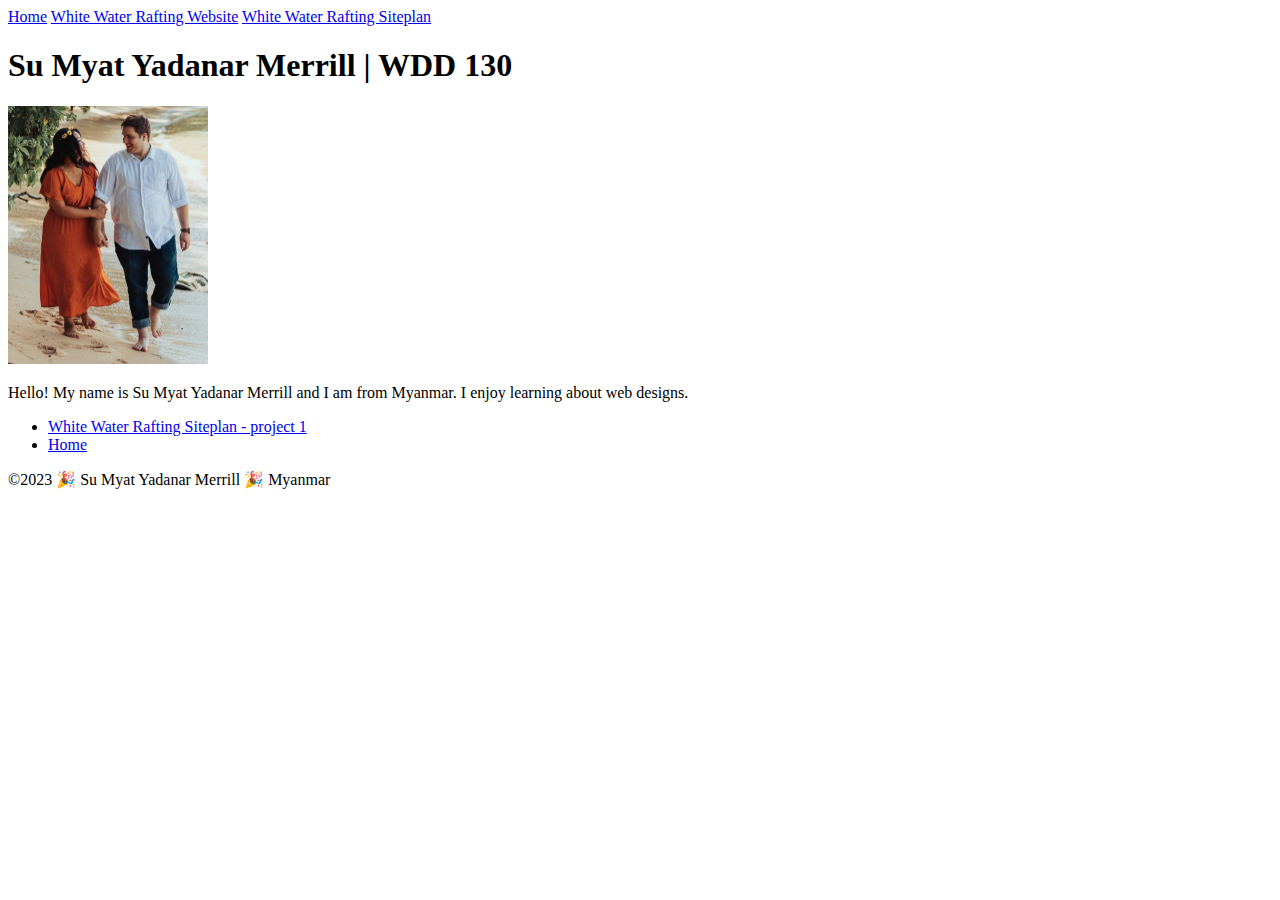
<file: index.html>
<!DOCTYPE html>
<html lang="en-US">
    <head>
        <meta charset="utf-8">
        <meta name="viewport" content="width=device-width,initial-scale=1.0">
        <title>Su Myat Yadanar Merrill | WDD 130</title>
    </head>
    <body>
        <header>
            <nav>
                <a href="#">Home</a>
                <a href="wwr/">White Water Rafting Website</a>
                <a href="wwr/site-plan-rafting.html">White Water Rafting Siteplan</a>
            </nav>
        </header>
        <main>
            <h1>Su Myat Yadanar Merrill | WDD 130</h1>
            <img src="images/profile.jpg" alt="Hello, My name is Su Myat Yadanar Merrill" width="200">
            <p>Hello! My name is Su Myat Yadanar Merrill and I am from Myanmar. I enjoy learning about web designs.</p>
            <ul>
                <li><a href="wwr/site-plan-rafting.html">White Water Rafting Siteplan - project 1</a></li>
                <li> <a href="/wwr/index.html">Home</a></li>
            </ul>
        </main>
        <footer>
            <p>©2023 🎉 Su Myat Yadanar Merrill 🎉 Myanmar</p>
        </footer>
    </body>
</html>
</file>
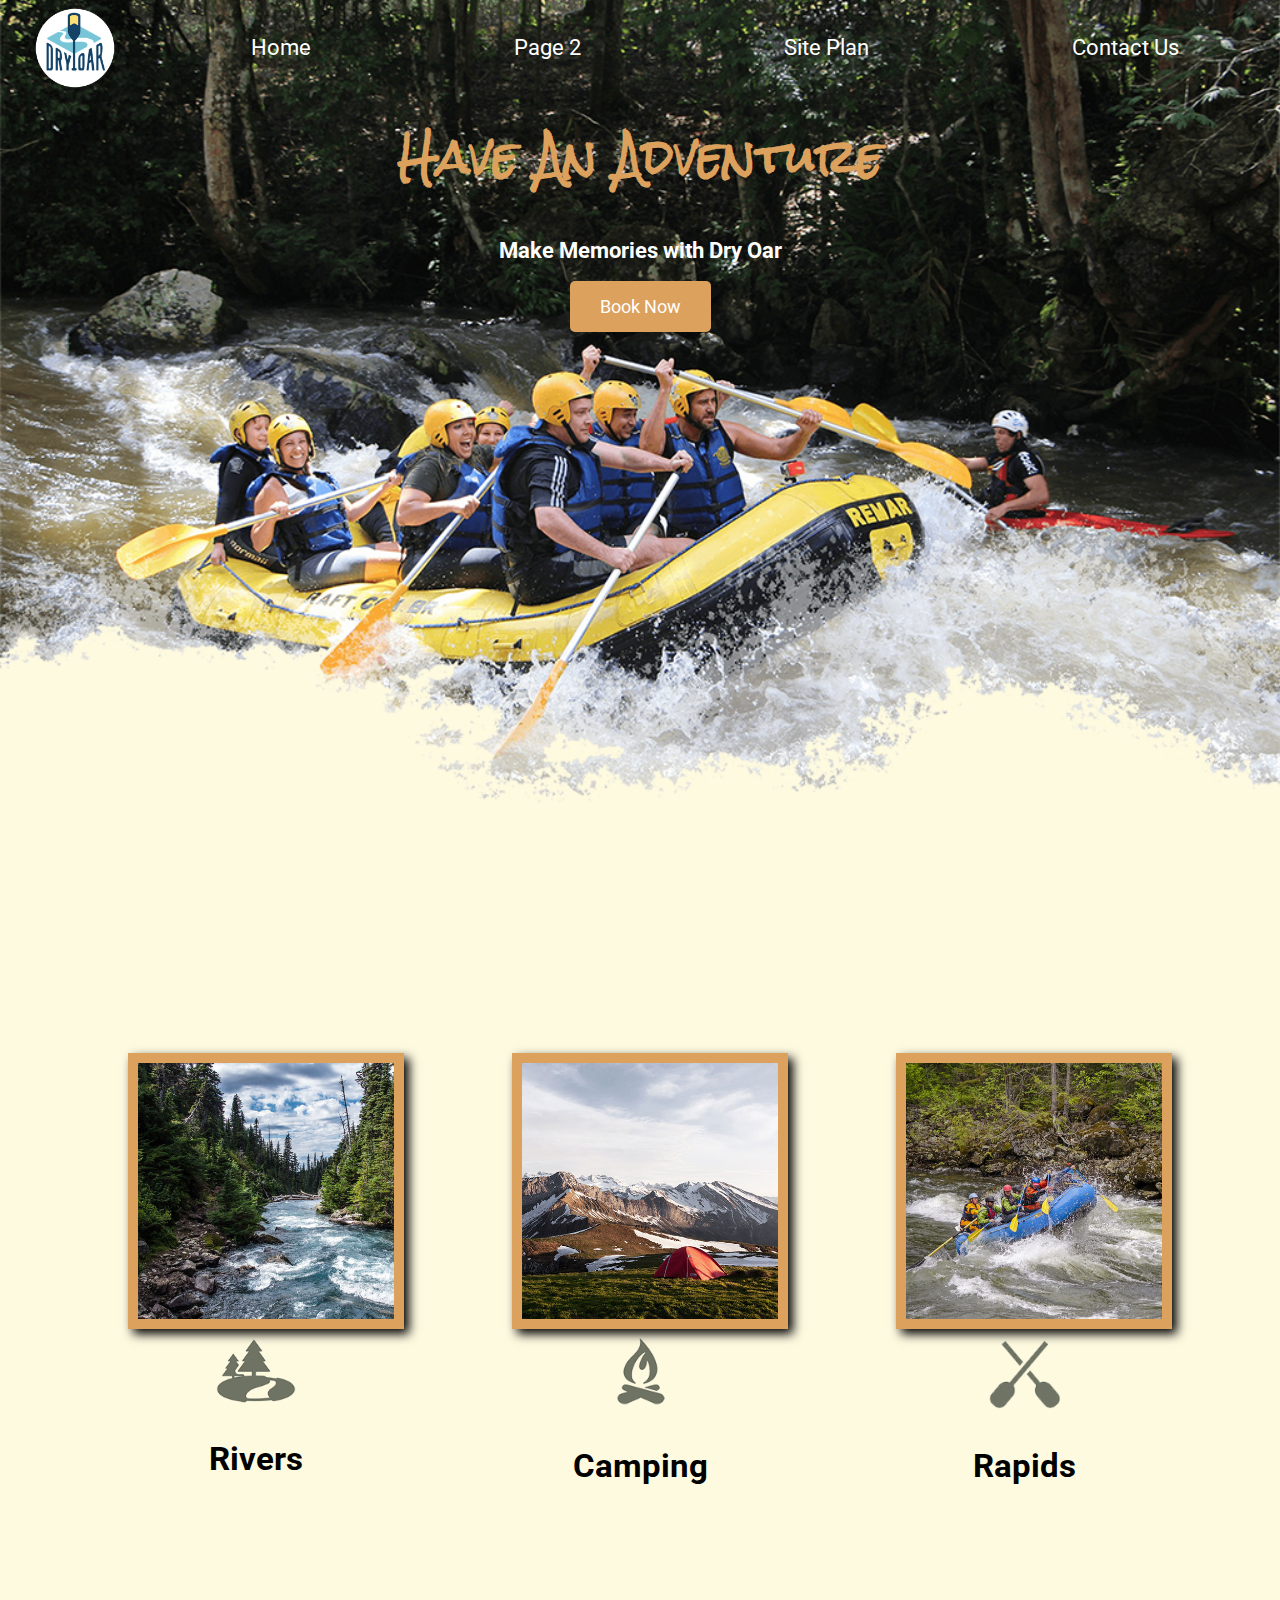
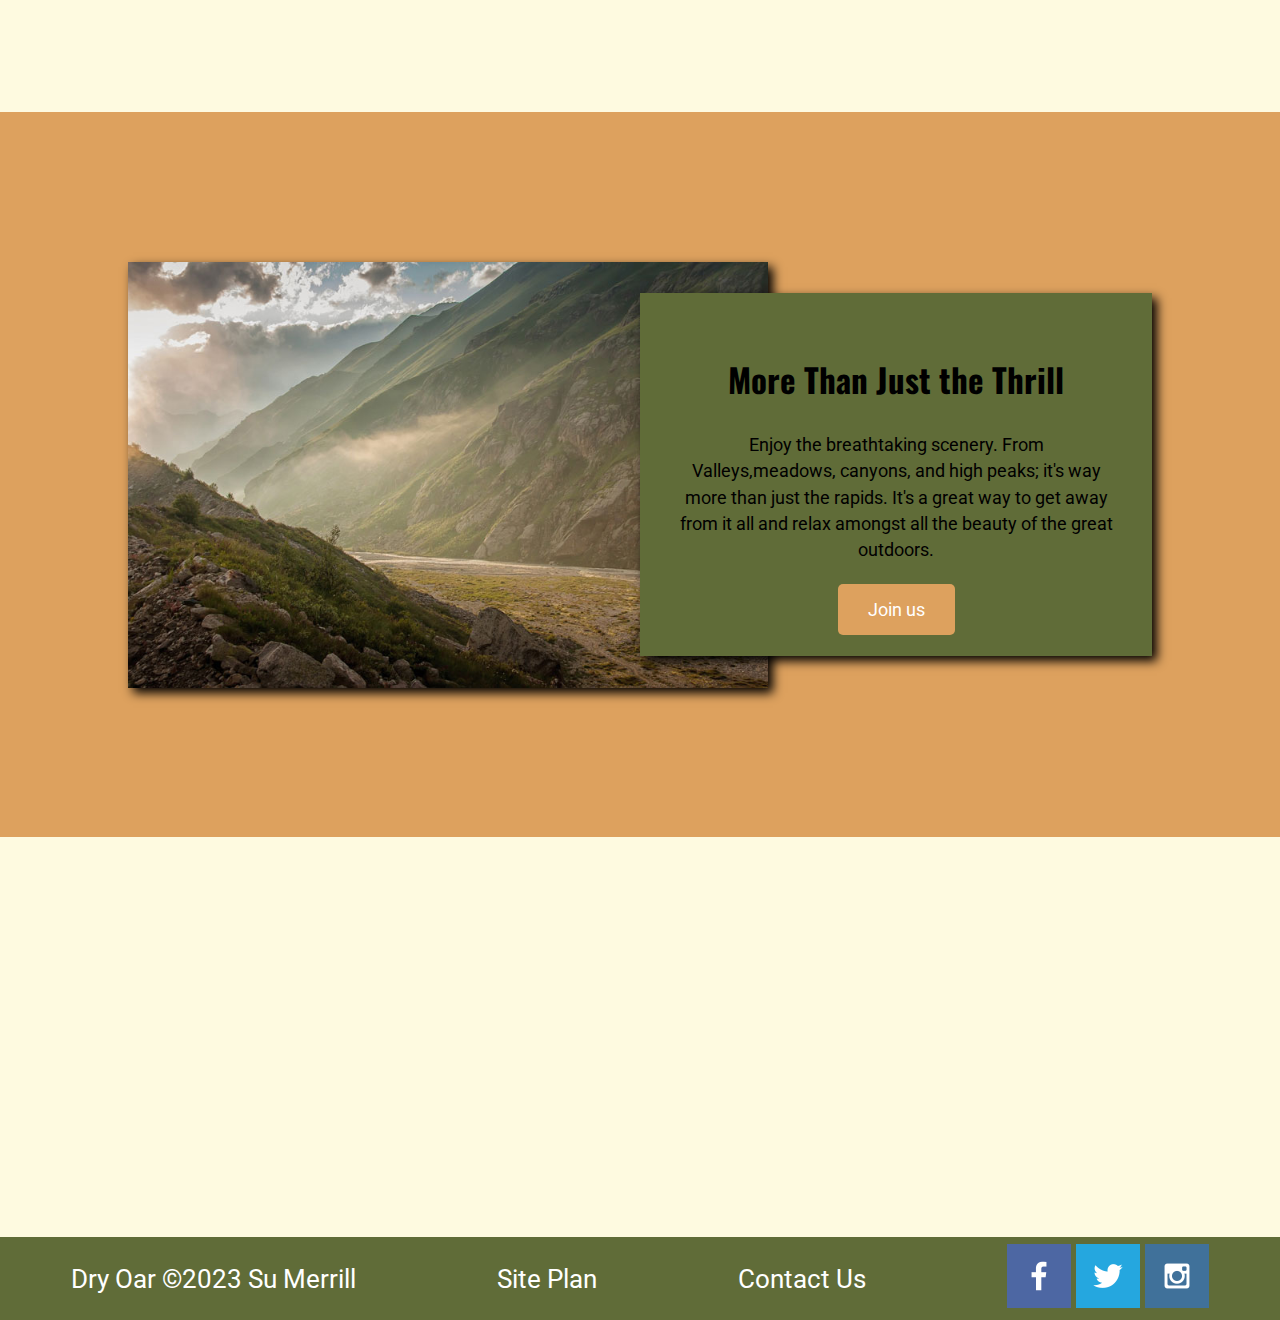
<file: wwr/index.html>
<!DOCTYPE html>
<html lang="en">
<head>
    <meta charset="UTF-8">
    <meta http-equiv="X-UA-Compatible" content="IE=edge">
    <meta name="viewport" content="width=device-width, initial-scale=1.0">
    <title>Whitewater Raftinh Vacations | Dry Oar Boating | Home</title>
    <link rel="stylesheet" href="styles/style.css">
</head>
<body>
    <div id="content">
        <header>
            <a id="logo_link" href="index.html">
                <img class="logo" src="images/logo.png" alt="Dry Oar Logo">
            </a>
            <nav>
                <a href="index.html">Home</a>
                <a href="#">Page 2</a>
                <a href="site_plan_rafting.html">Site Plan</a>
                <a href="contactus.html">Contact Us</a>
            </nav>
        </header>
        <div id="hero">
            <div id="hero-box">
                <img id="hero-img" src="images/hero.png" alt="People enjoying rafting">
            </div>
            <section id="hero-msg">
                <h1 class="home-title">Have An Adventure</h1>
                <h4>Make Memories with Dry Oar</h4>
                <div class="button-box">
                    <a class="book" href="contactus.html">Book Now</a>
                </div>
            </section>
         </div>
        <main class="home-grid">
            <section class="rivers-card">
                <img class="card-img" src="images/rivers.jpg" alt="river in forest">
                <img class="icon" src="images/river_icon.png" alt="river icon">
                <h2>Rivers</h2>
            </section>
            <section class="camping-card">
                <img class="card-img" src="images/camping.jpg" alt="tent in mountains">
                <img class="icon" src="images/fire_icon.png" alt="fire icon">
                <h2>Camping</h2>
            </section>
            <section class="rapids-card">
                <img class="card-img" src="images/rapids.jpg" alt="river in forest">
                <img class="icon" src="images/oars.png" alt="oars icon">
                <h2>Rapids</h2>
            </section>
            <div id="background"></div>
            <img class="mountains" src="images/mountains.jpg" alt="Misty Mountain">
            <section class="msg">
                <h2>More Than Just the Thrill</h2>
                <p>Enjoy the breathtaking scenery. From Valleys,meadows, canyons, and high peaks; it's way more than just the rapids. It's a great way to get away from it all and relax amongst all the beauty of the great outdoors. </p>
                <a class="join" href="rivers.html">Join us</a>
            </section>
        </main>
        <footer>
            <p>Dry Oar ©2023 Su Merrill</p>
            <p><a href="site-plan-rafting.html">Site Plan</a></p>
            <p><a href="contactus.html">Contact Us</a></p>
            <div class="social">
                <a href="https://facebook.com" target="_blank">
                    <img src="images/facebook.png" alt="fb icon">
                </a>
                <a href="https://twitter.com">
                    <img src="images/twitter.png" alt="twitter icon">
                </a>
                <a href="https://instagram.com">
                    <img src="images/instagram.png" alt="instagram icon">
                </a>
            </div>
        </footer>
    </div> 
</body>
</html>
</file>
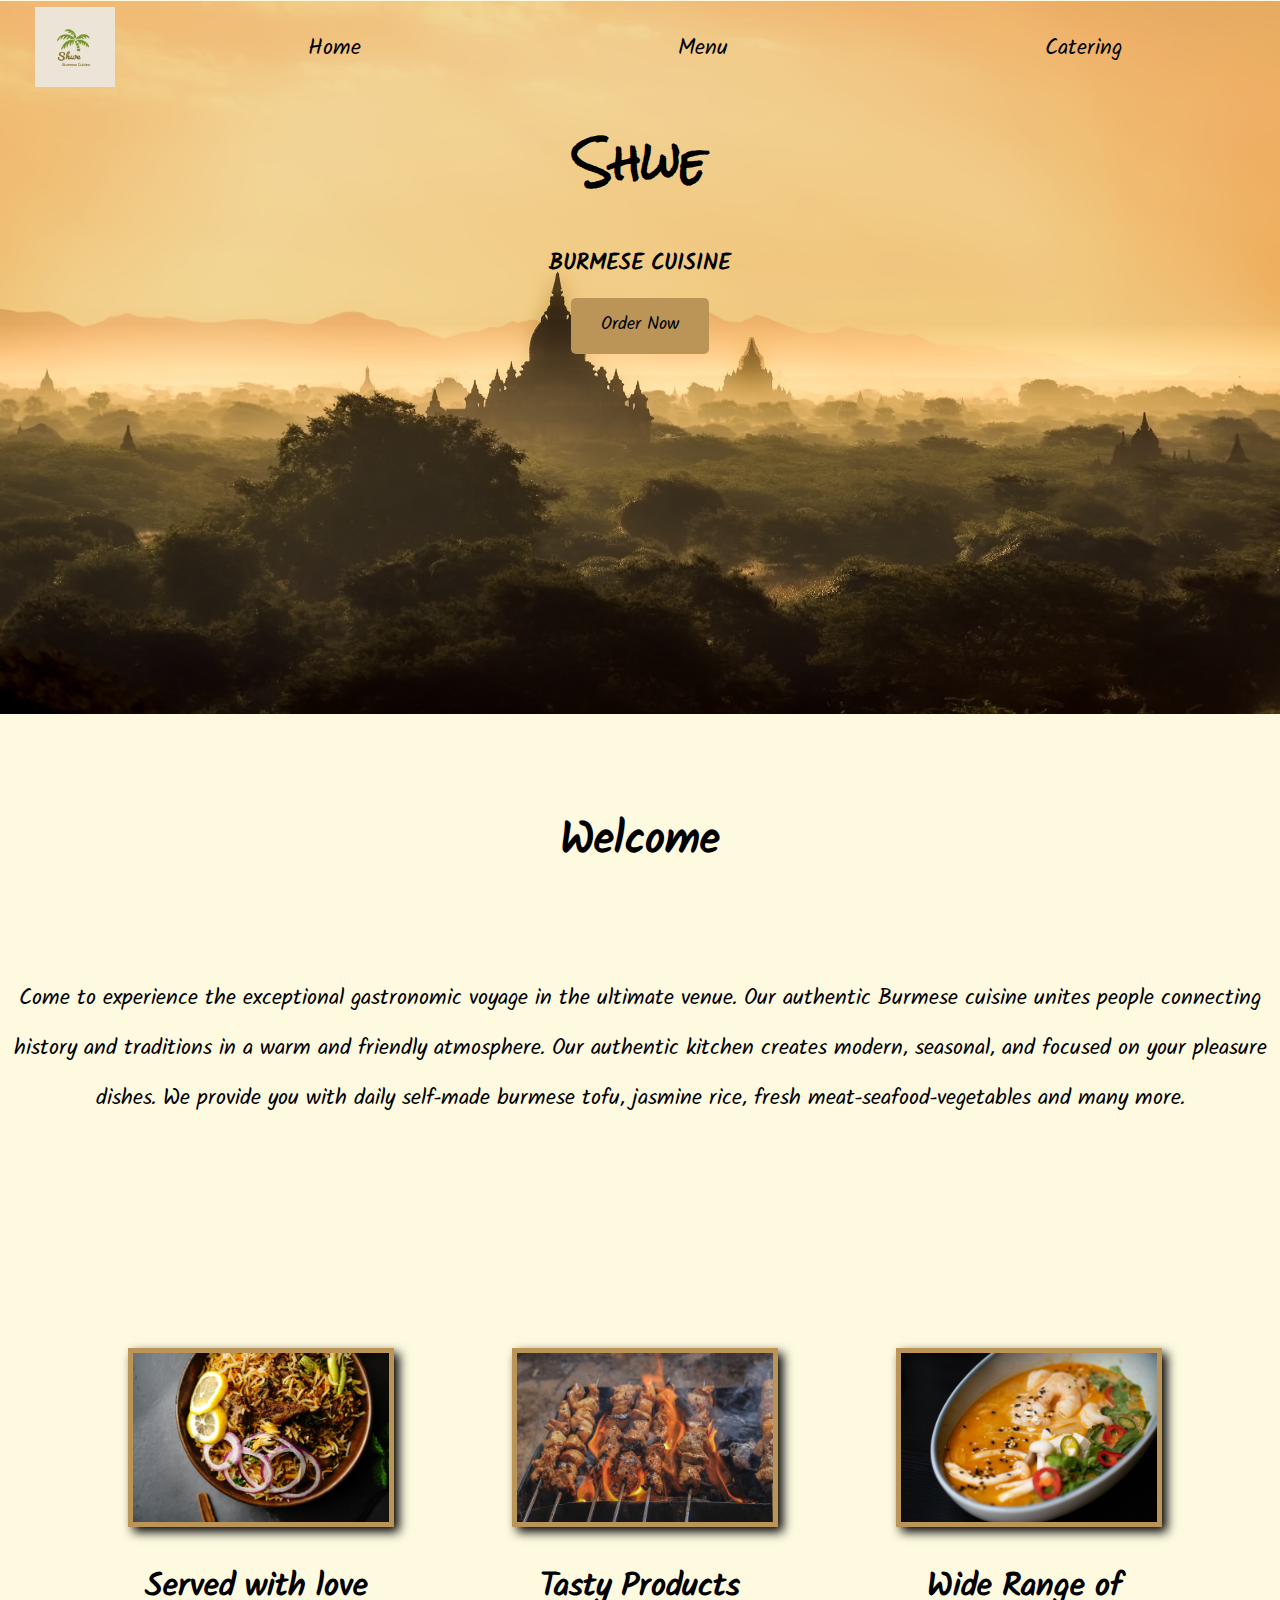
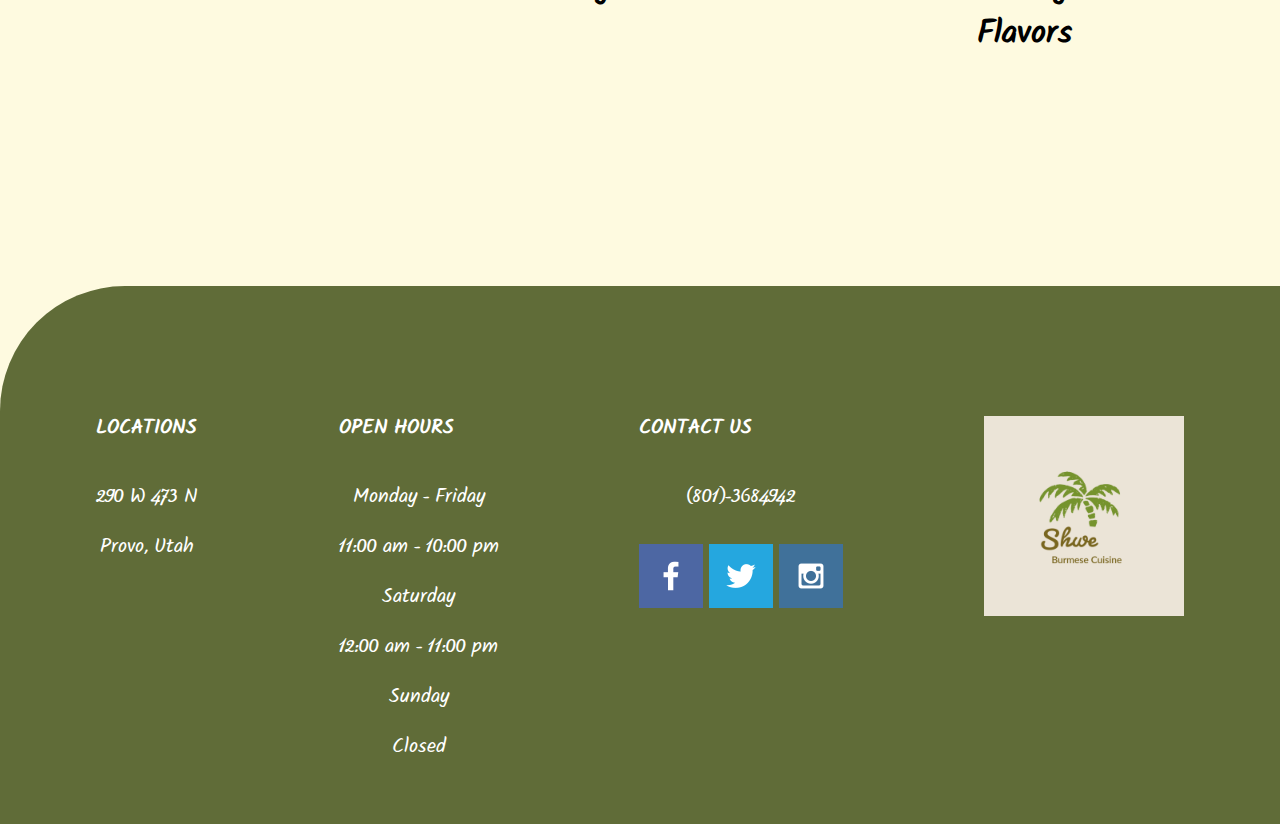
<file: wwr/business-project/index.html>
<!DOCTYPE html>
<html lang="en">
<head>
    <meta charset="UTF-8">
    <meta http-equiv="X-UA-Compatible" content="IE=edge">
    <meta name="viewport" content="width=device-width, initial-scale=1.0">
    <title>Shwe | Burmese Cuisine</title>
    <link rel="stylesheet" href="styles/style.css">
</head>
<body>
    <div id="content">
        <header>
            <a id="logo_link" href="index.html">
                <img class="logo" src="images/logo.png" alt="Shew Logo">
            </a>
            <nav>
                <a href="index.html">Home</a>
                <a href="businesspage2.html">Menu</a>
                <a href="businesspage3.html">Catering</a>
            </nav>
        </header>
        <div id="hero">
            <div id="hero-box">
                <img id="hero-img" src="images/pic1.png" alt="Myanmar Picture">
            </div>
            <section id="hero-msg">
                <h1 class="home-title">Shwe</h1>
                <h4>BURMESE CUISINE</h4>
                <div class="button-box">
                    <a class="order" href="contactonline.html">Order Now</a>
                </div>
            </section>
         </div>
        <h1>Welcome</h1>
        <p>Come to experience the exceptional gastronomic voyage in the ultimate venue. Our authentic Burmese cuisine unites people connecting history and traditions in a warm and friendly atmosphere. Our authentic kitchen creates modern, seasonal, and focused on your pleasure dishes. We provide you with daily self-made burmese tofu, jasmine rice, fresh meat-seafood-vegetables and many more.  </p>
        <main class="home-grid">
            <section class="love-card">
                <img class="card-img" src="images/food13.png" alt="Myanmar Food">
                <h2>Served with love</h2>
            </section>
            <section class="products-card">
                <img class="card-img" src="images/food2.png" alt="Myanmar Food">
                <h2>Tasty Products</h2>
            </section>
            <section class="flavors-card">
                <img class="card-img" src="images/food4.png" alt="Myanmar Food">
                <h2>Wide Range of Flavors</h2>
            </section>
        </main>
        <footer>
            <div class="information">
                <div class="location">
                    <h4>LOCATIONS</h4>
                    <p>290 W 473 N <br> Provo, Utah</p>
                </div>
                <div class="hours">
                    <h4>OPEN HOURS</h4>
                    <p>Monday - Friday <br> 11:00 am - 10:00 pm <br> Saturday <br> 12:00 am - 11:00 pm <br> Sunday <br> Closed </p>
                </div>
                <div class="contact">
                    <h4>CONTACT US</h4>
                    <p>(801)-3684942</p>   
                    <a href="https://facebook.com" target="_blank">
                        <img src="images/facebook.png" alt="fb icon">
                    </a>
                    <a href="https://twitter.com">
                        <img src="images/twitter.png" alt="twitter icon">
                    </a>
                    <a href="https://instagram.com">
                        <img src="images/instagram.png" alt="instagram icon">
                    </a>
                </div>
                <div class="logobottom">
                    <img class="logobottom" src="images/logo.png" alt="Shew Logo">
                </div>
            </div>    
        </footer>
    </div> 
</body>
</html>
</file>
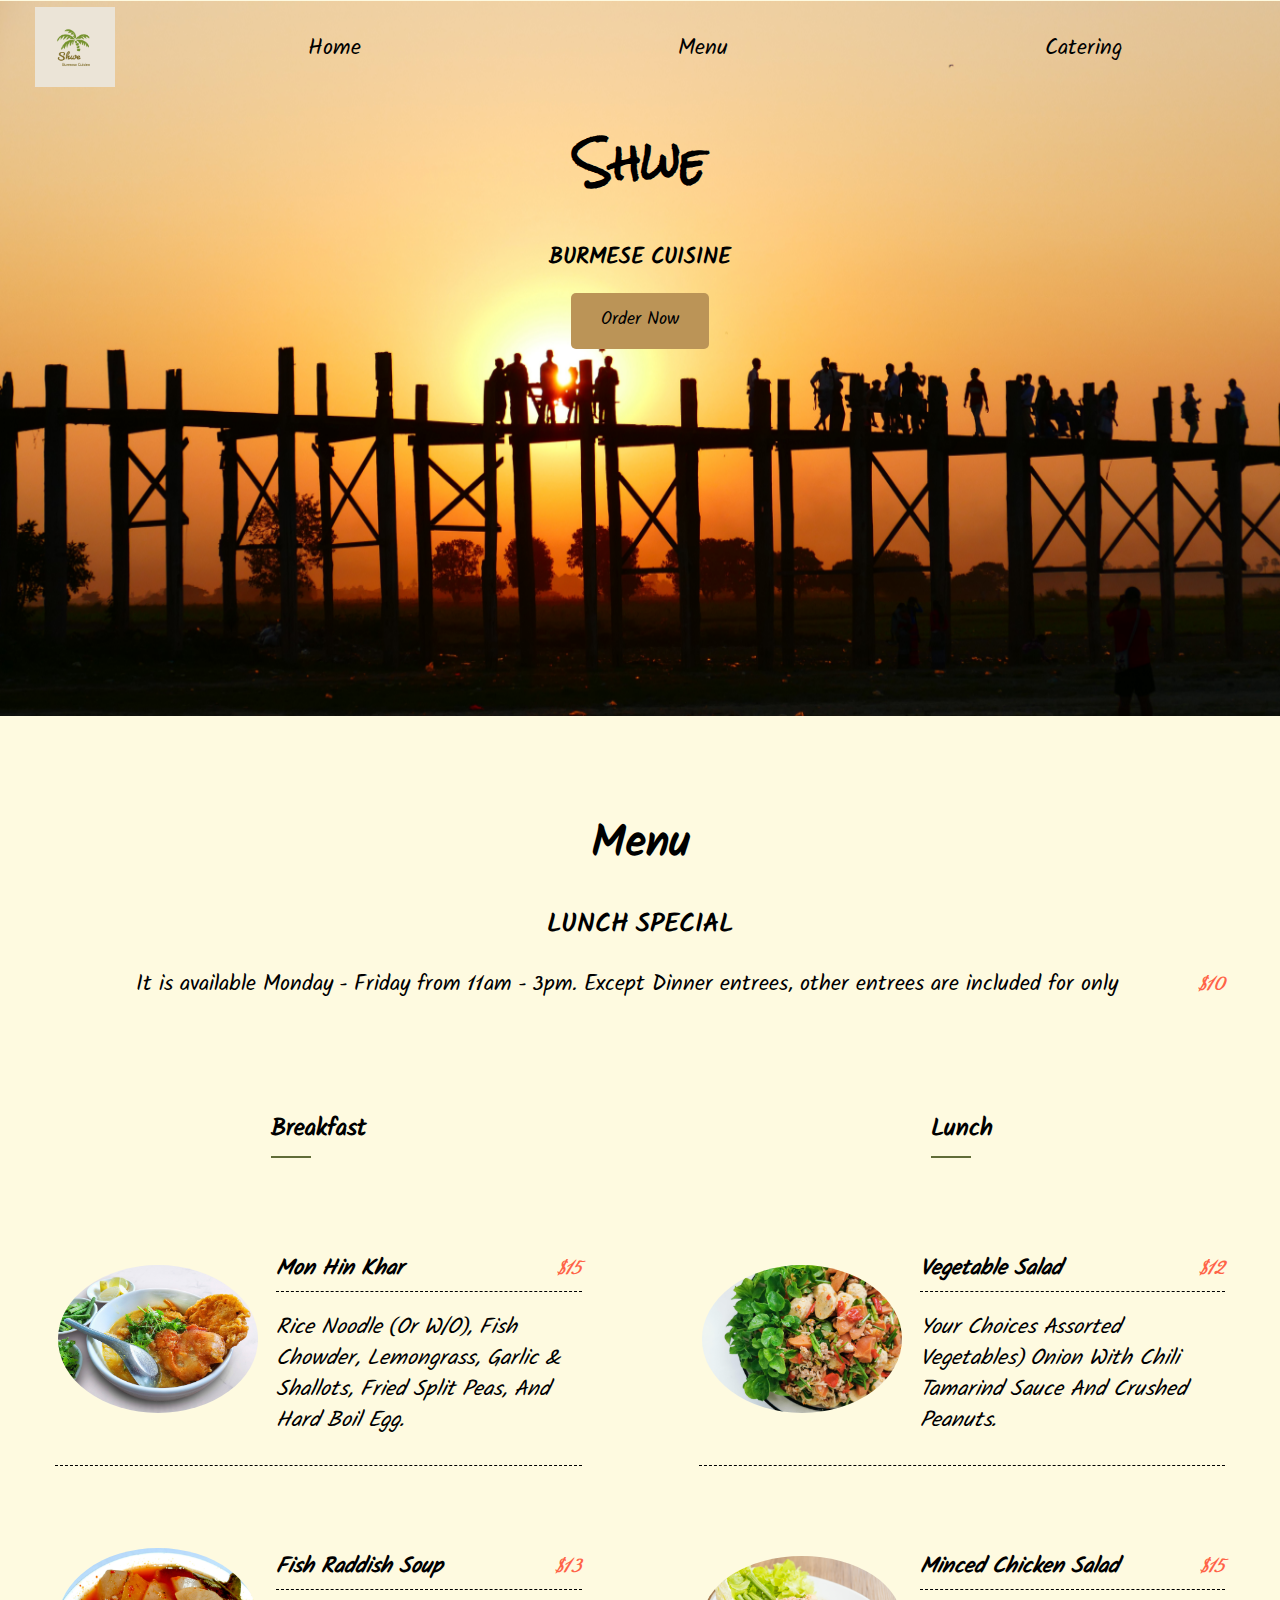
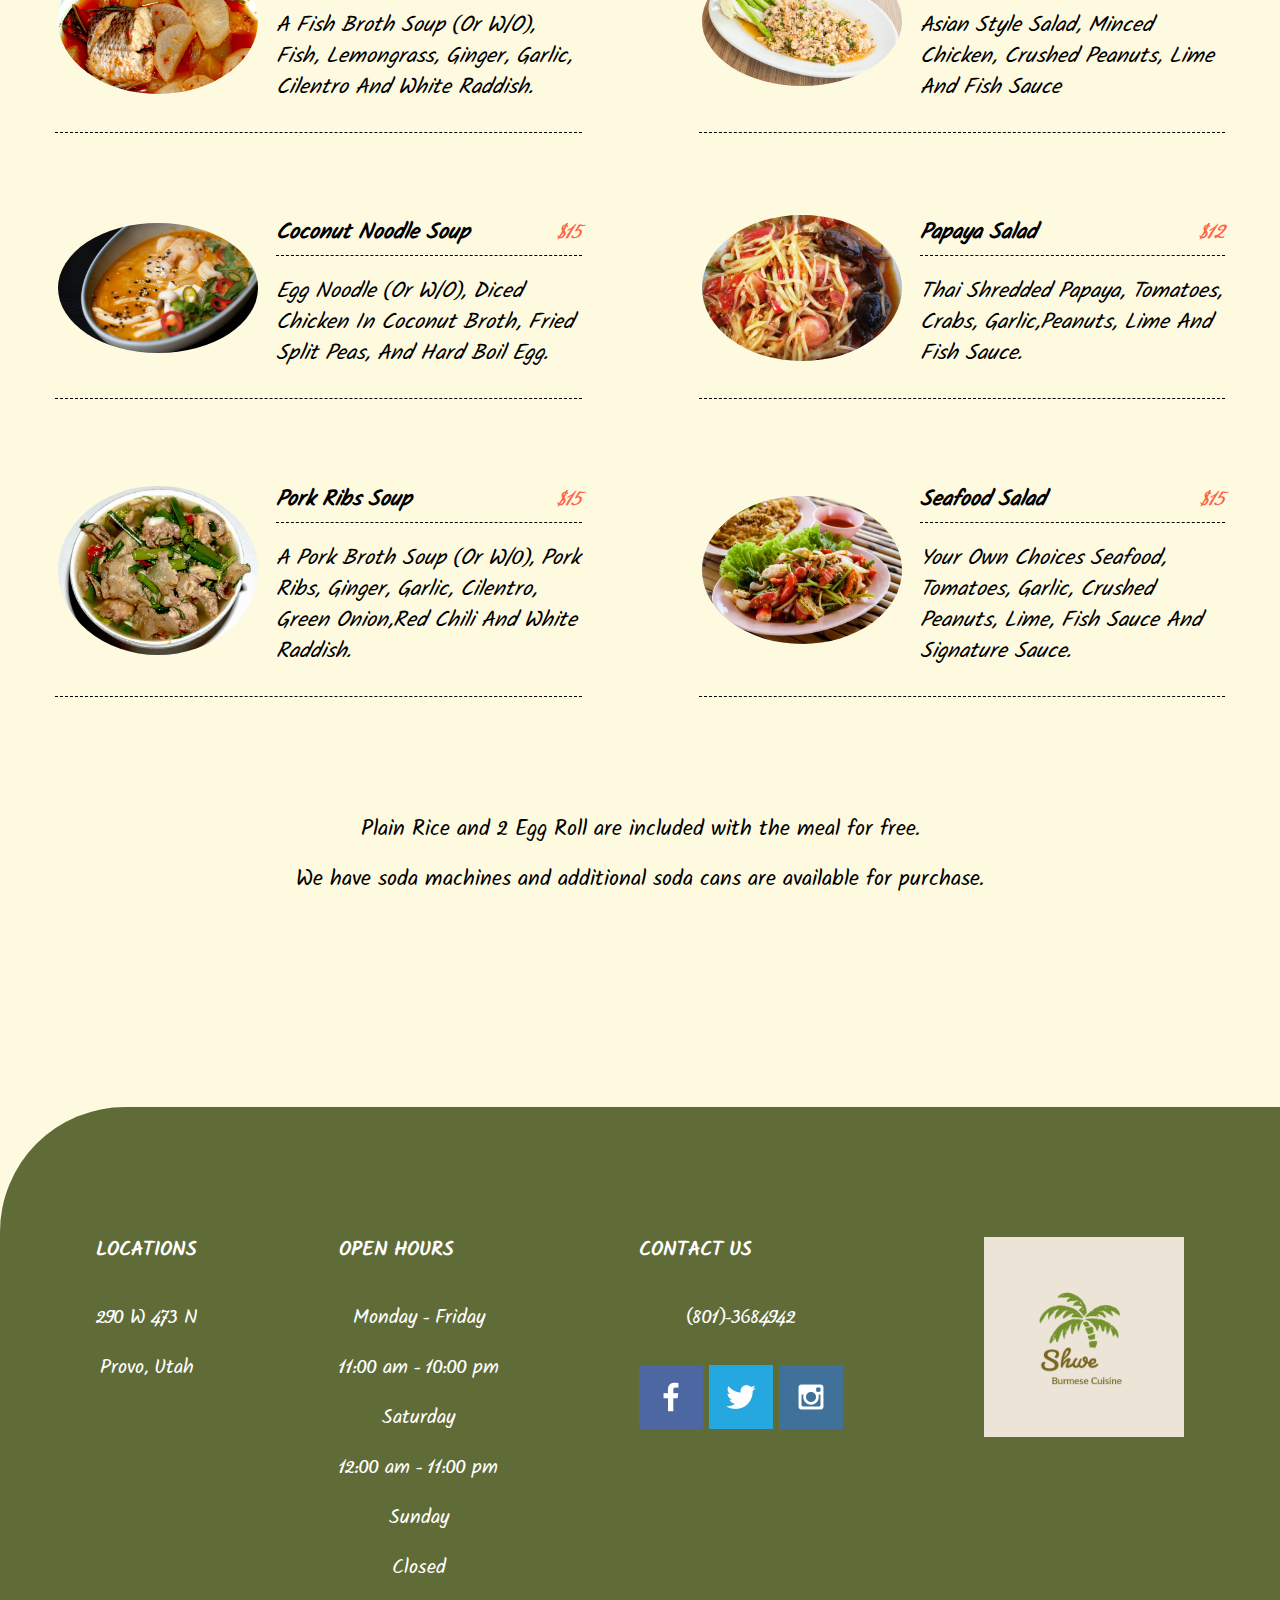
<file: wwr/business-project/businesspage2.html>
<!DOCTYPE html>
<html lang="en">
<head>
    <meta charset="UTF-8">
    <meta http-equiv="X-UA-Compatible" content="IE=edge">
    <meta name="viewport" content="width=device-width, initial-scale=1.0">
    <title>Shwe | Burmese Cuisine</title>
    <link rel="stylesheet" href="styles/page2.css">
</head>
<body>
    <div id="content">
        <header>
            <a id="logo_link" href="index.html">
                <img class="logo" src="images/logo.png" alt="Shew Logo">
            </a>
            <nav>
                <a href="index.html">Home</a>
                <a href="businesspage2.html">Menu</a>
                <a href="businesspage3.html">Catering</a>
            </nav>
        </header>
        <div id="hero">
            <div id="hero-box">
                <img id="hero-img" src="images/pic3.png" alt="Myanmar Picture">
            </div>
            <section id="hero-msg">
                <h1 class="home-title">Shwe</h1>
                <h4>BURMESE CUISINE</h4>
                <div class="button-box">
                    <a class="order" href="contactonline.html">Order Now</a>
                </div>
            </section>
         </div>
        <div class="main">
            <div class="section-title">
                <h1>Menu</h1>
                <h3>LUNCH SPECIAL</h3>
                <p>It is available Monday - Friday from 11am - 3pm. Except Dinner entrees, other entrees are included for only <span> $10</span></p>
            </div>
            <div class="menus">
                <div class="menu-column">
                    <h4>Breakfast</h4>
                    <div class="single-menu">
                        <img src="images/food1.png" alt="">
                        <div class="menu-content">
                            <h5>Mon Hin Khar <span> $15</span></h5>
                            <p>Rice noodle (or w/o), fish chowder, lemongrass, garlic & shallots, fried split peas, and hard boil egg.</p>
                        </div>
                    </div>
                    <div class="single-menu">
                        <img src="images/food10.png" alt="">
                        <div class="menu-content">
                            <h5>Fish Raddish Soup <span> $13</span></h5>
                            <p>A fish broth soup (or w/o), fish, lemongrass, ginger, garlic, cilentro and white raddish.</p>
                        </div>
                    </div>
                    <div class="single-menu">
                        <img src="images/food4.png" alt="">
                        <div class="menu-content">
                            <h5>Coconut Noodle Soup<span> $15</span></h5>
                            <p>Egg noodle (or w/o), diced chicken in coconut broth, fried split peas, and hard boil egg.</p>
                        </div>
                    </div>
                    <div class="single-menu">
                        <img src="images/food5.png" alt="">
                        <div class="menu-content">
                            <h5>Pork Ribs Soup <span> $15</span></h5>
                            <p>A pork broth soup (or w/0), pork ribs, ginger, garlic, cilentro, green onion,red chili and white raddish.</p>
                        </div>
                    </div>
                </div>
                <div class="menu-column">
                    <h4>Lunch</h4>
                    <div class="single-menu">
                        <img src="images/food6.png" alt="">
                        <div class="menu-content">
                            <h5>Vegetable Salad  <span> $12</span></h5>
                            <p>Your choices assorted vegetables) onion with chili tamarind sauce and crushed peanuts. </p>
                        </div>
                    </div>
                    <div class="single-menu">
                        <img src="images/food7.png" alt="">
                        <div class="menu-content">
                            <h5>Minced Chicken Salad <span> $15</span></h5>
                            <p>Asian style salad, minced chicken, crushed peanuts, lime and fish sauce</p>
                        </div>
                    </div>
                    <div class="single-menu">
                        <img src="images/food8.png" alt="">
                        <div class="menu-content">
                            <h5>Papaya Salad<span> $12</span></h5>
                            <p>Thai Shredded papaya, tomatoes, crabs, garlic,peanuts, lime and fish sauce.</p>
                        </div>
                    </div>
                    <div class="single-menu">
                        <img src="images/food9.png" alt="">
                        <div class="menu-content">
                            <h5>Seafood Salad<span> $15</span></h5>
                            <p>Your own choices seafood, tomatoes, garlic, crushed peanuts, lime, fish sauce and signature sauce.</p>
                        </div>
                    </div>
                </div>
            </div>
            <div class="paragraph">
                <p>Plain Rice and 2 Egg Roll are included with the meal for free. <br> We have soda machines and additional soda cans are available for purchase.</p>
            </div>
        </div>  
        <footer>
            <div class="information">
                <div class="location">
                    <h4>LOCATIONS</h4>
                    <p>290 W 473 N <br> Provo, Utah</p>
                </div>
                <div class="hours">
                    <h4>OPEN HOURS</h4>
                    <p>Monday - Friday <br> 11:00 am - 10:00 pm <br> Saturday <br> 12:00 am - 11:00 pm <br> Sunday <br> Closed </p>
                </div>
                <div class="contact">
                    <h4>CONTACT US</h4>
                    <p>(801)-3684942</p>   
                    <a href="https://facebook.com" target="_blank">
                        <img src="images/facebook.png" alt="fb icon">
                    </a>
                    <a href="https://twitter.com">
                        <img src="images/twitter.png" alt="twitter icon">
                    </a>
                    <a href="https://instagram.com">
                        <img src="images/instagram.png" alt="instagram icon">
                    </a>
                </div>
                <div class="logobottom">
                    <img class="logobottom" src="images/logo.png" alt="Shew Logo">
                </div>
            </div>    
        </footer>
    </div> 
</body>
</html>
</file>
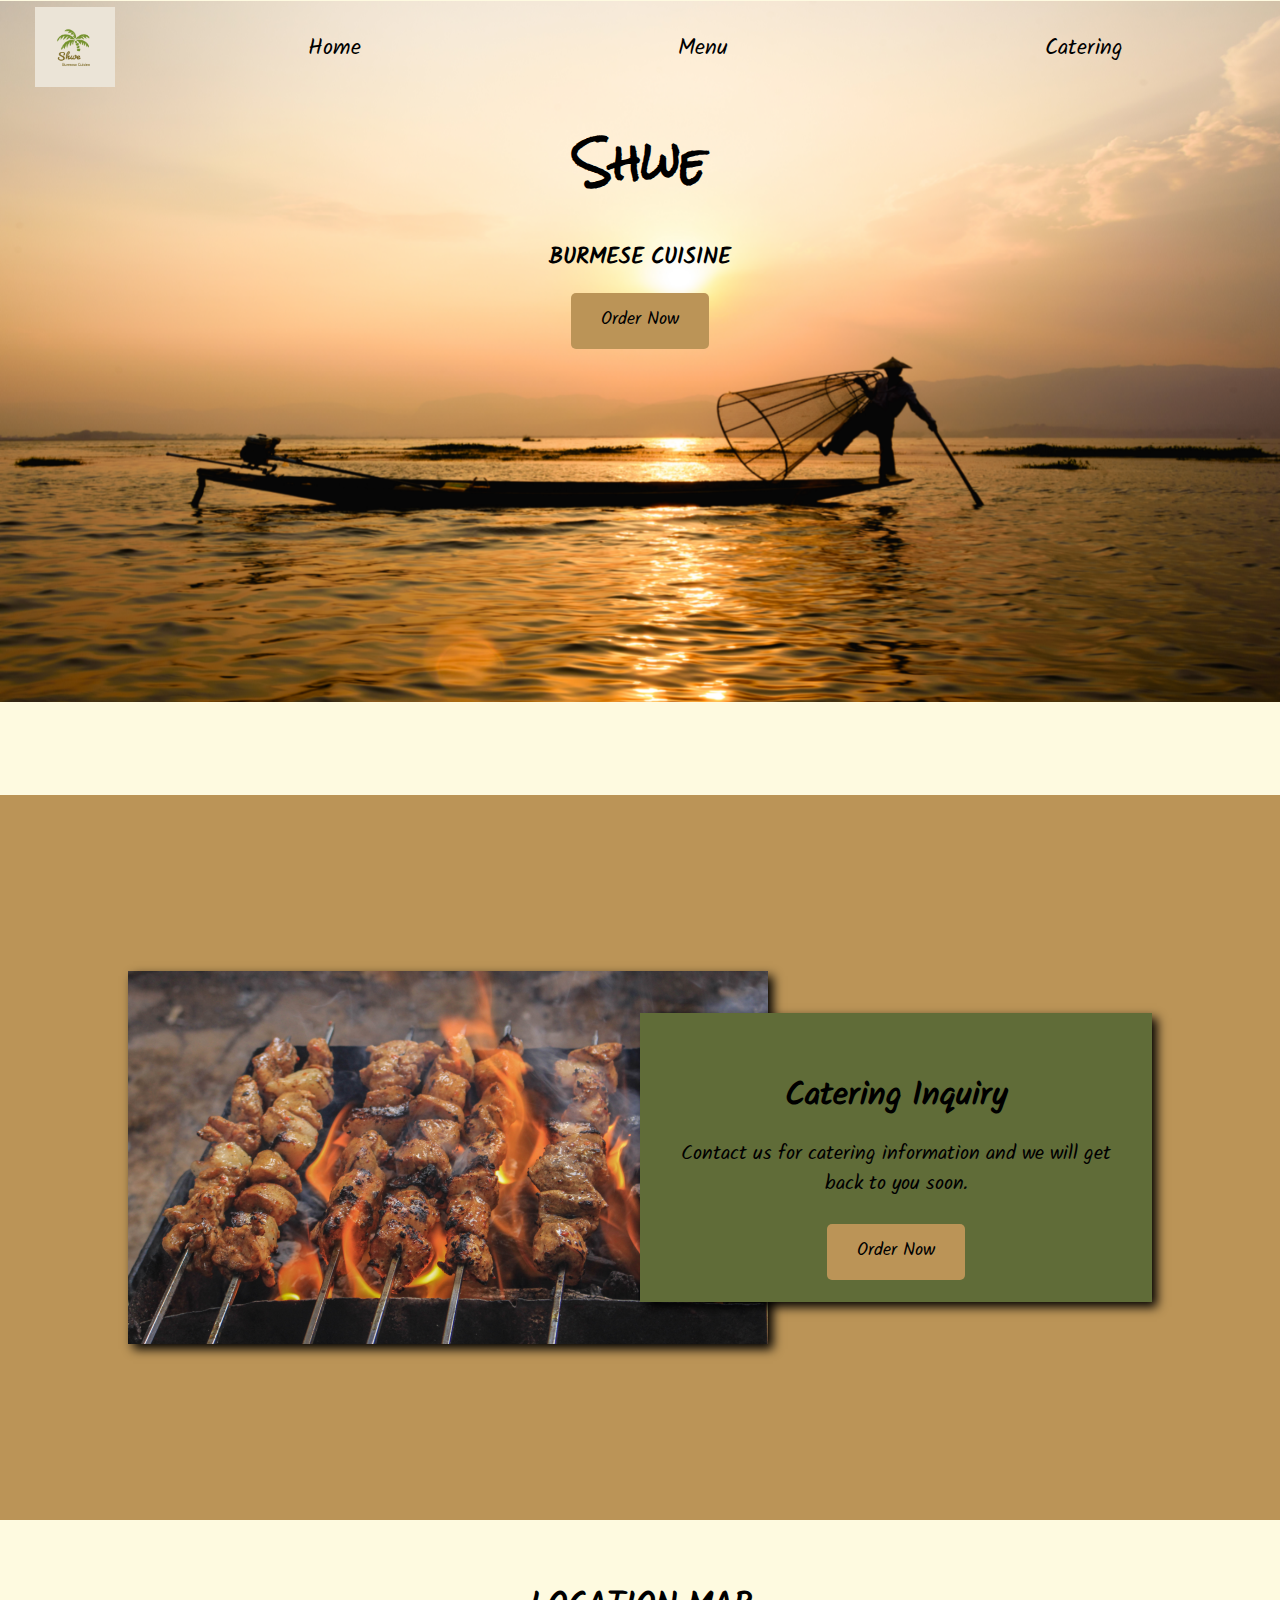
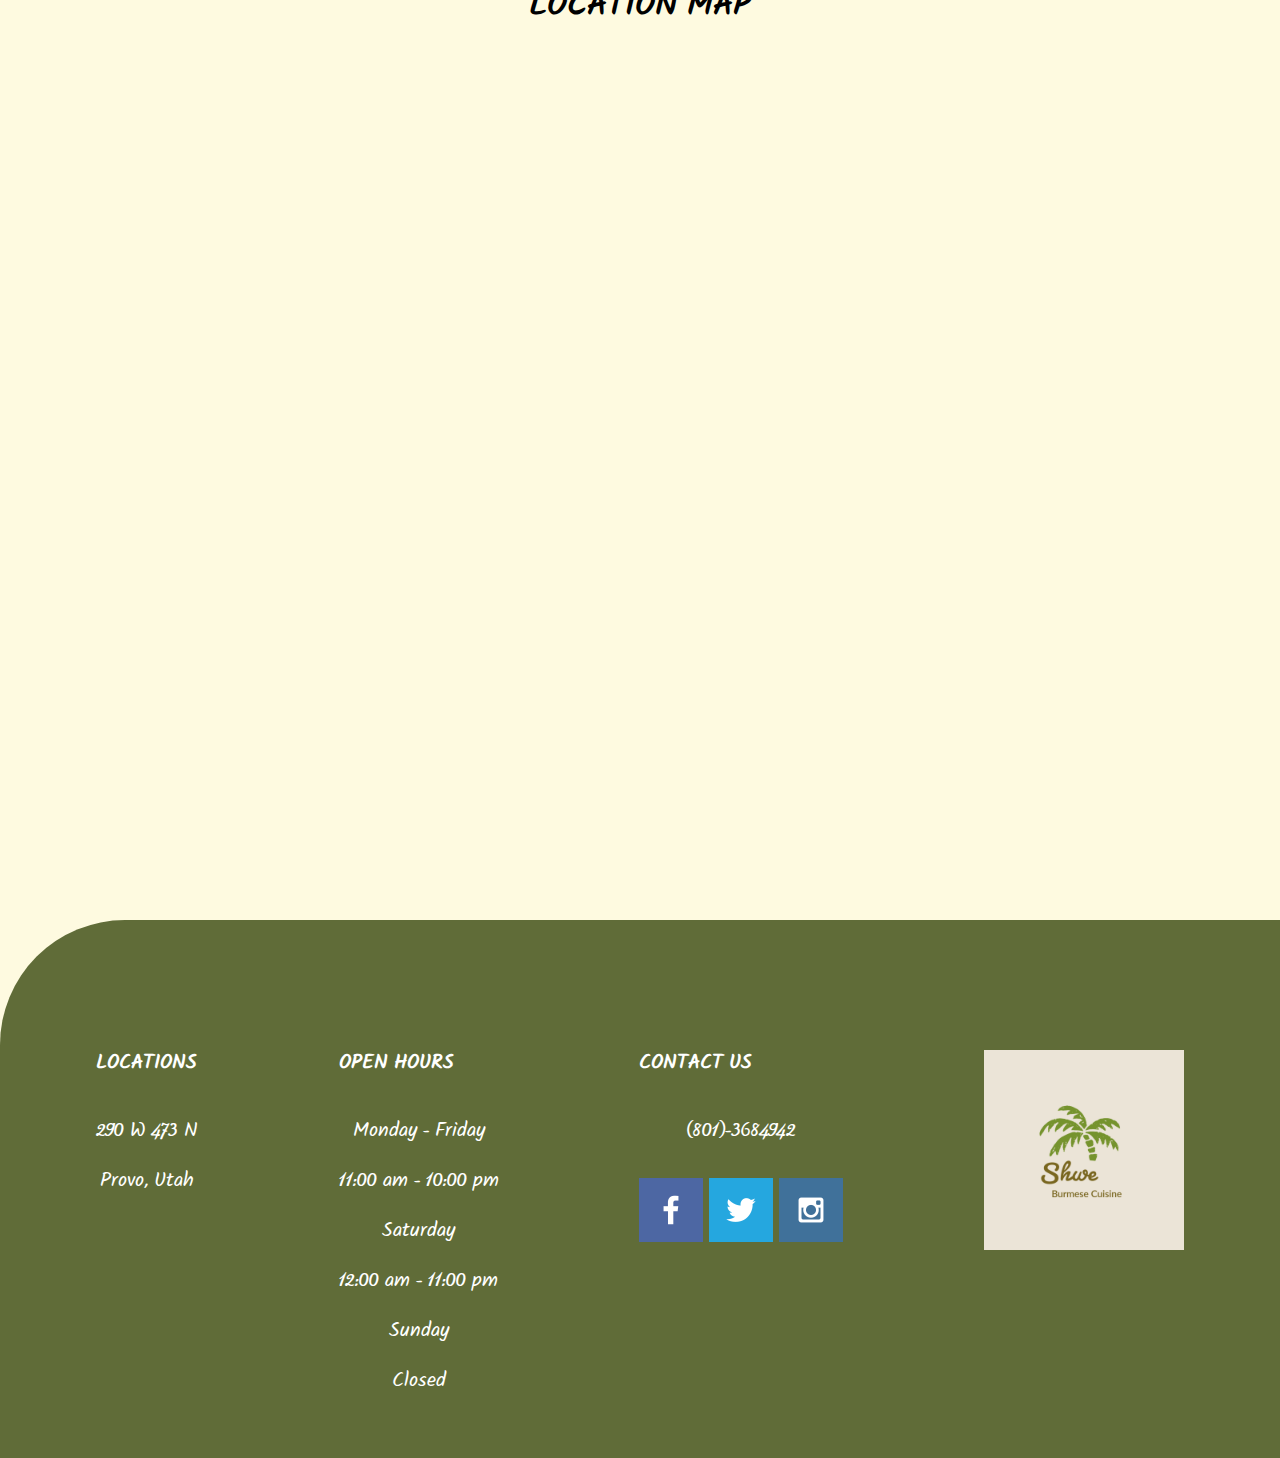
<file: wwr/business-project/businesspage3.html>
<!DOCTYPE html>
<html lang="en">
<head>
    <meta charset="UTF-8">
    <meta http-equiv="X-UA-Compatible" content="IE=edge">
    <meta name="viewport" content="width=device-width, initial-scale=1.0">
    <title>Shwe | Burmese Cuisine</title>
    <link rel="stylesheet" href="styles/page3.css">
</head>
<body>
    <div id="content">
        <header>
            <a id="logo_link" href="index.html">
                <img class="logo" src="images/logo.png" alt="Shew Logo">
            </a>
            <nav>
                <a href="index.html">Home</a>
                <a href="businesspage2.html">Menu</a>
                <a href="businesspage3.html">Catering</a>
            </nav>
        </header>
        <div id="hero">
            <div id="hero-box">
                <img id="hero-img" src="images/pic4.png" alt="Myanmar Picture">
            </div>
            <section id="hero-msg">
                <h1 class="home-title">Shwe</h1>
                <h4>BURMESE CUISINE</h4>
                <div class="button-box">
                    <a class="order" href="contactonline.html">Order Now</a>
                </div>
            </section>
         </div>
        <main class="home-grid">
            <div id="background"></div>
            <img class="catering" src="images/food2.png" alt="Myanmar Food">
            <section class="msg">
                <h2>Catering Inquiry</h2>
                <p>Contact us for catering information and we will get back to you soon.</p>
                <a class="order" href="orderonline.html">Order Now</a>
            </section>
        </main>
        <div class="container">
            <h2>LOCATION MAP</h2>
            <iframe src="https://www.google.com/maps/embed?pb=!1m18!1m12!1m3!1d403787.28461422946!2d-122.66641926182757!3d37.752804984475624!2m3!1f0!2f0!3f0!3m2!1i1024!2i768!4f13.1!3m3!1m2!1s0x8085809a0ba84281%3A0x33968abd5adb9b7b!2sBurmese%20Kitchen!5e0!3m2!1sen!2sus!4v1675576009019!5m2!1sen!2sus" width="600" height="450" style="border:0;" allowfullscreen="" loading="lazy" referrerpolicy="no-referrer-when-downgrade"></iframe>
        </div>
        <footer>
            <div class="information">
                <div class="location">
                    <h4>LOCATIONS</h4>
                    <p>290 W 473 N <br> Provo, Utah</p>
                </div>
                <div class="hours">
                    <h4>OPEN HOURS</h4>
                    <p>Monday - Friday <br> 11:00 am - 10:00 pm <br> Saturday <br> 12:00 am - 11:00 pm <br> Sunday <br> Closed </p>
                </div>
                <div class="contact">
                    <h4>CONTACT US</h4>
                    <p>(801)-3684942</p>   
                    <a href="https://facebook.com" target="_blank">
                        <img src="images/facebook.png" alt="fb icon">
                    </a>
                    <a href="https://twitter.com">
                        <img src="images/twitter.png" alt="twitter icon">
                    </a>
                    <a href="https://instagram.com">
                        <img src="images/instagram.png" alt="instagram icon">
                    </a>
                </div>
                <div class="logobottom">
                    <img class="logobottom" src="images/logo.png" alt="Shew Logo">
                </div>
            </div>    
        </footer>
    </div> 
</body>
</html>
</file>
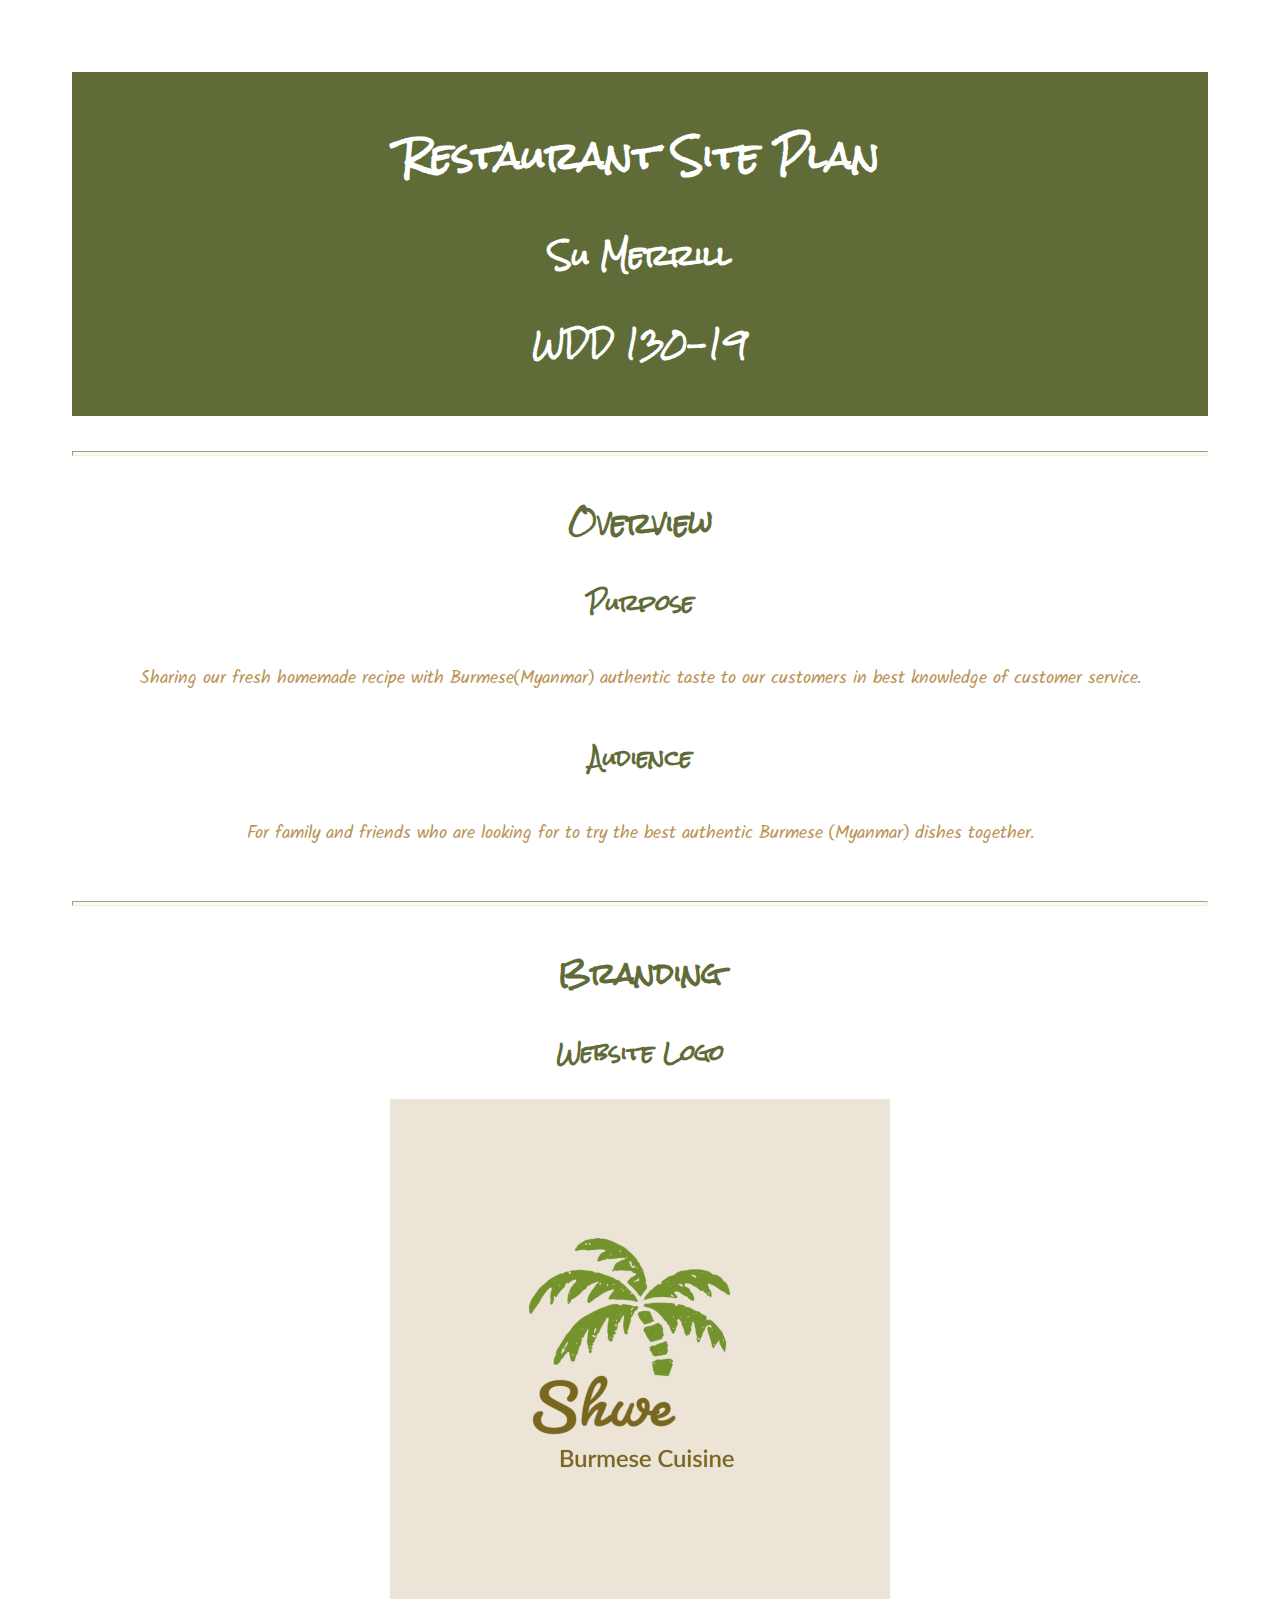
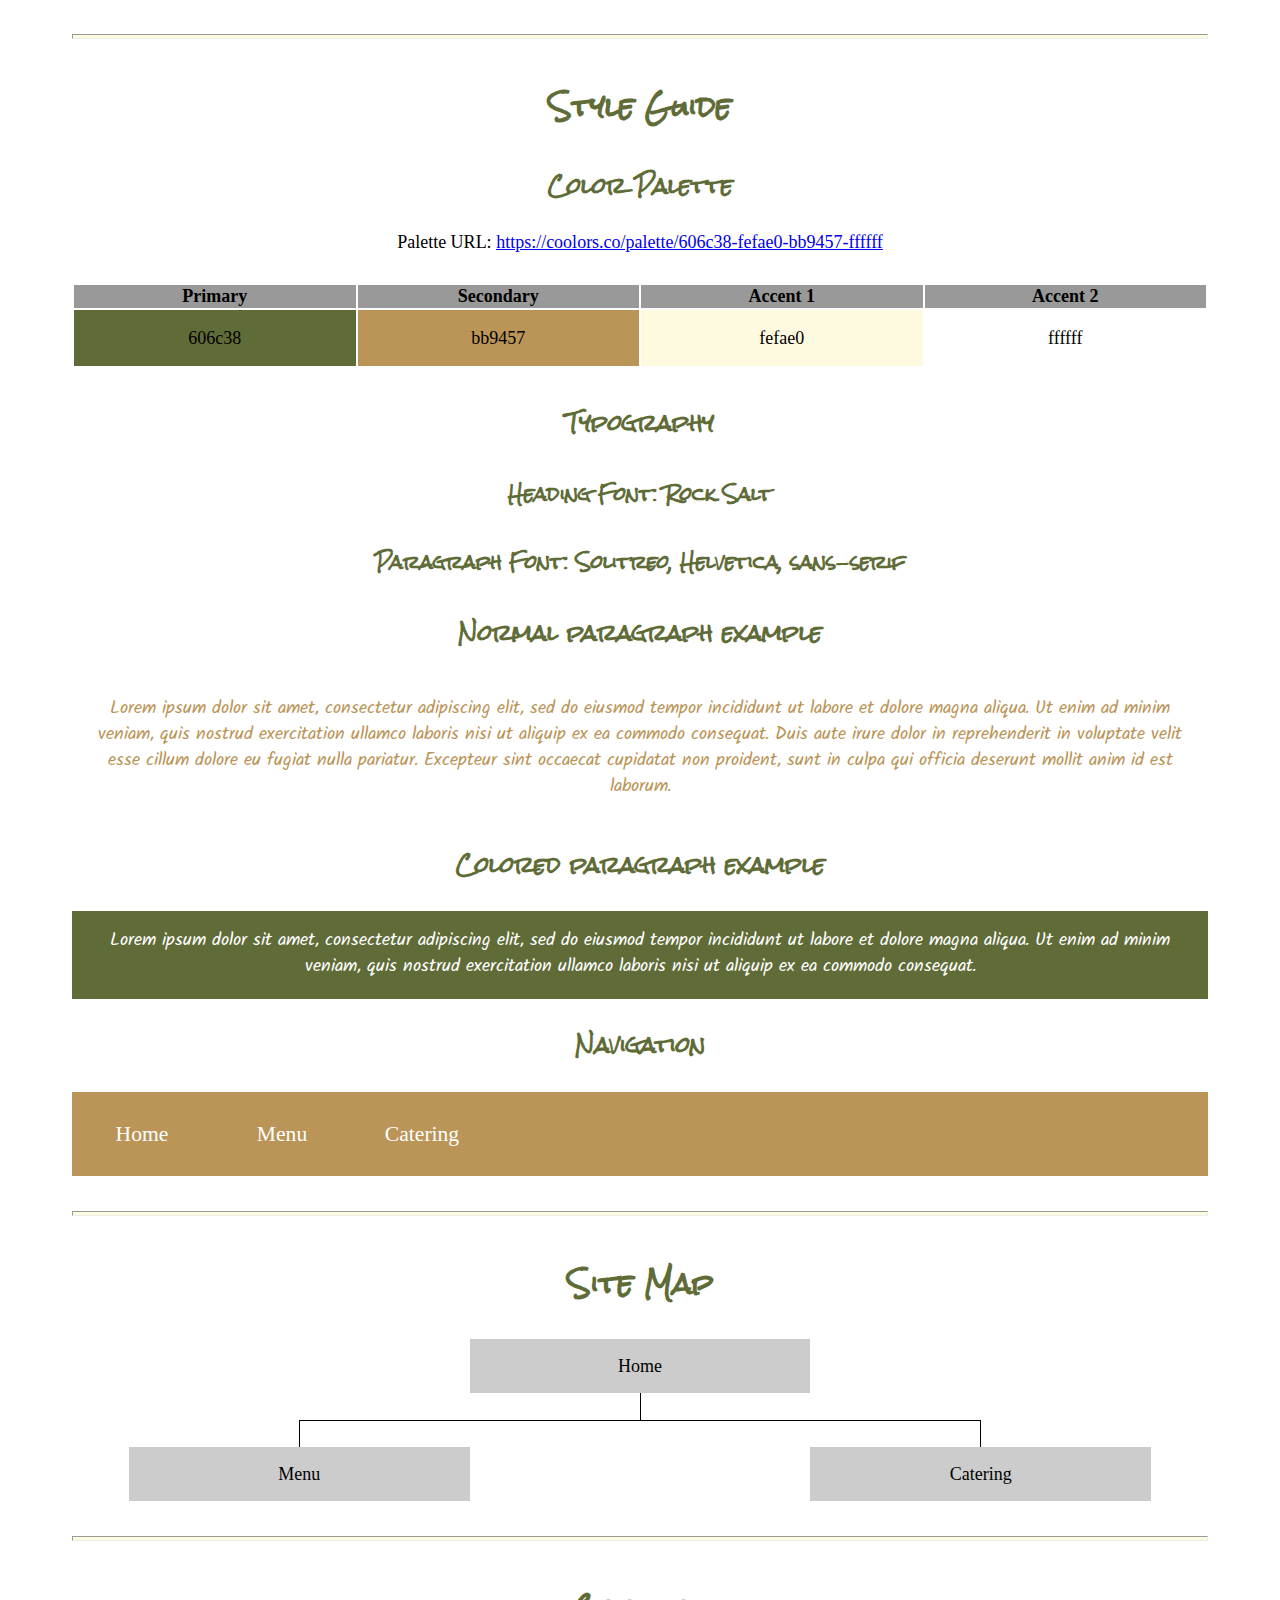
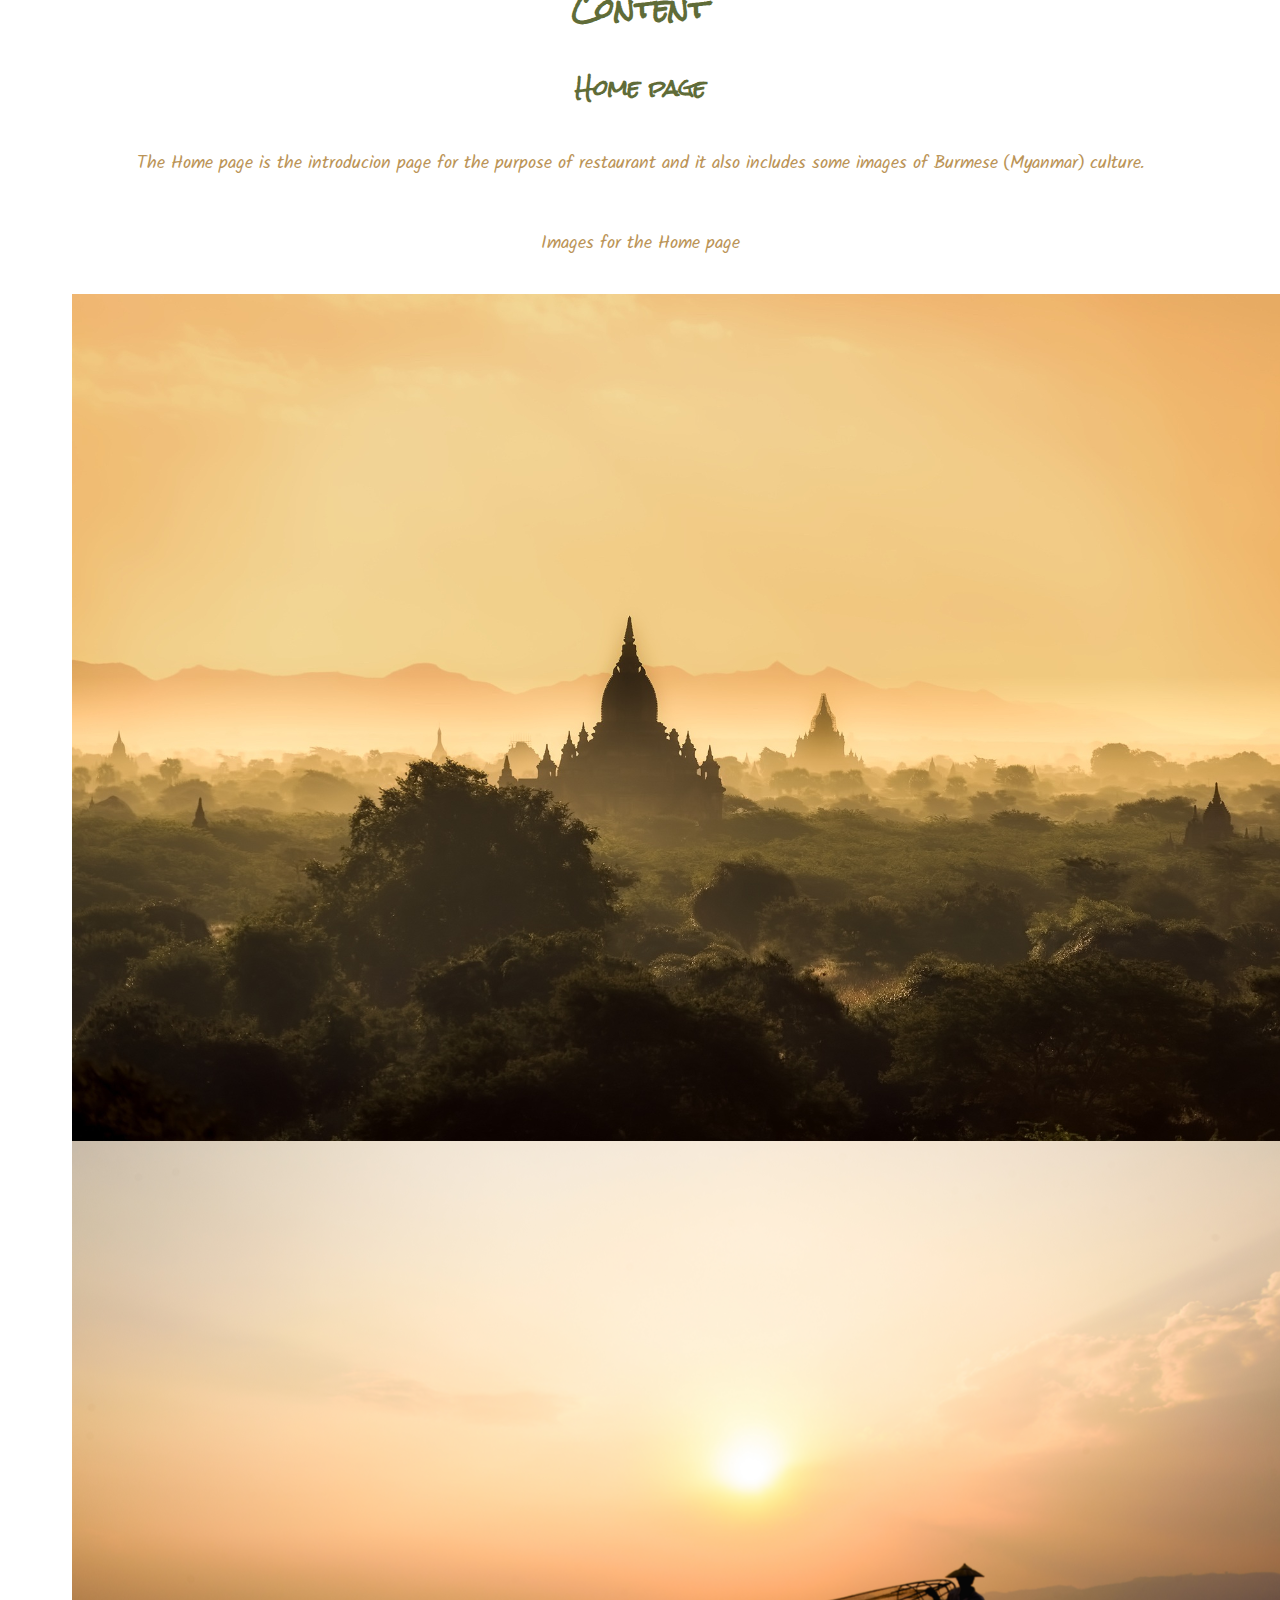
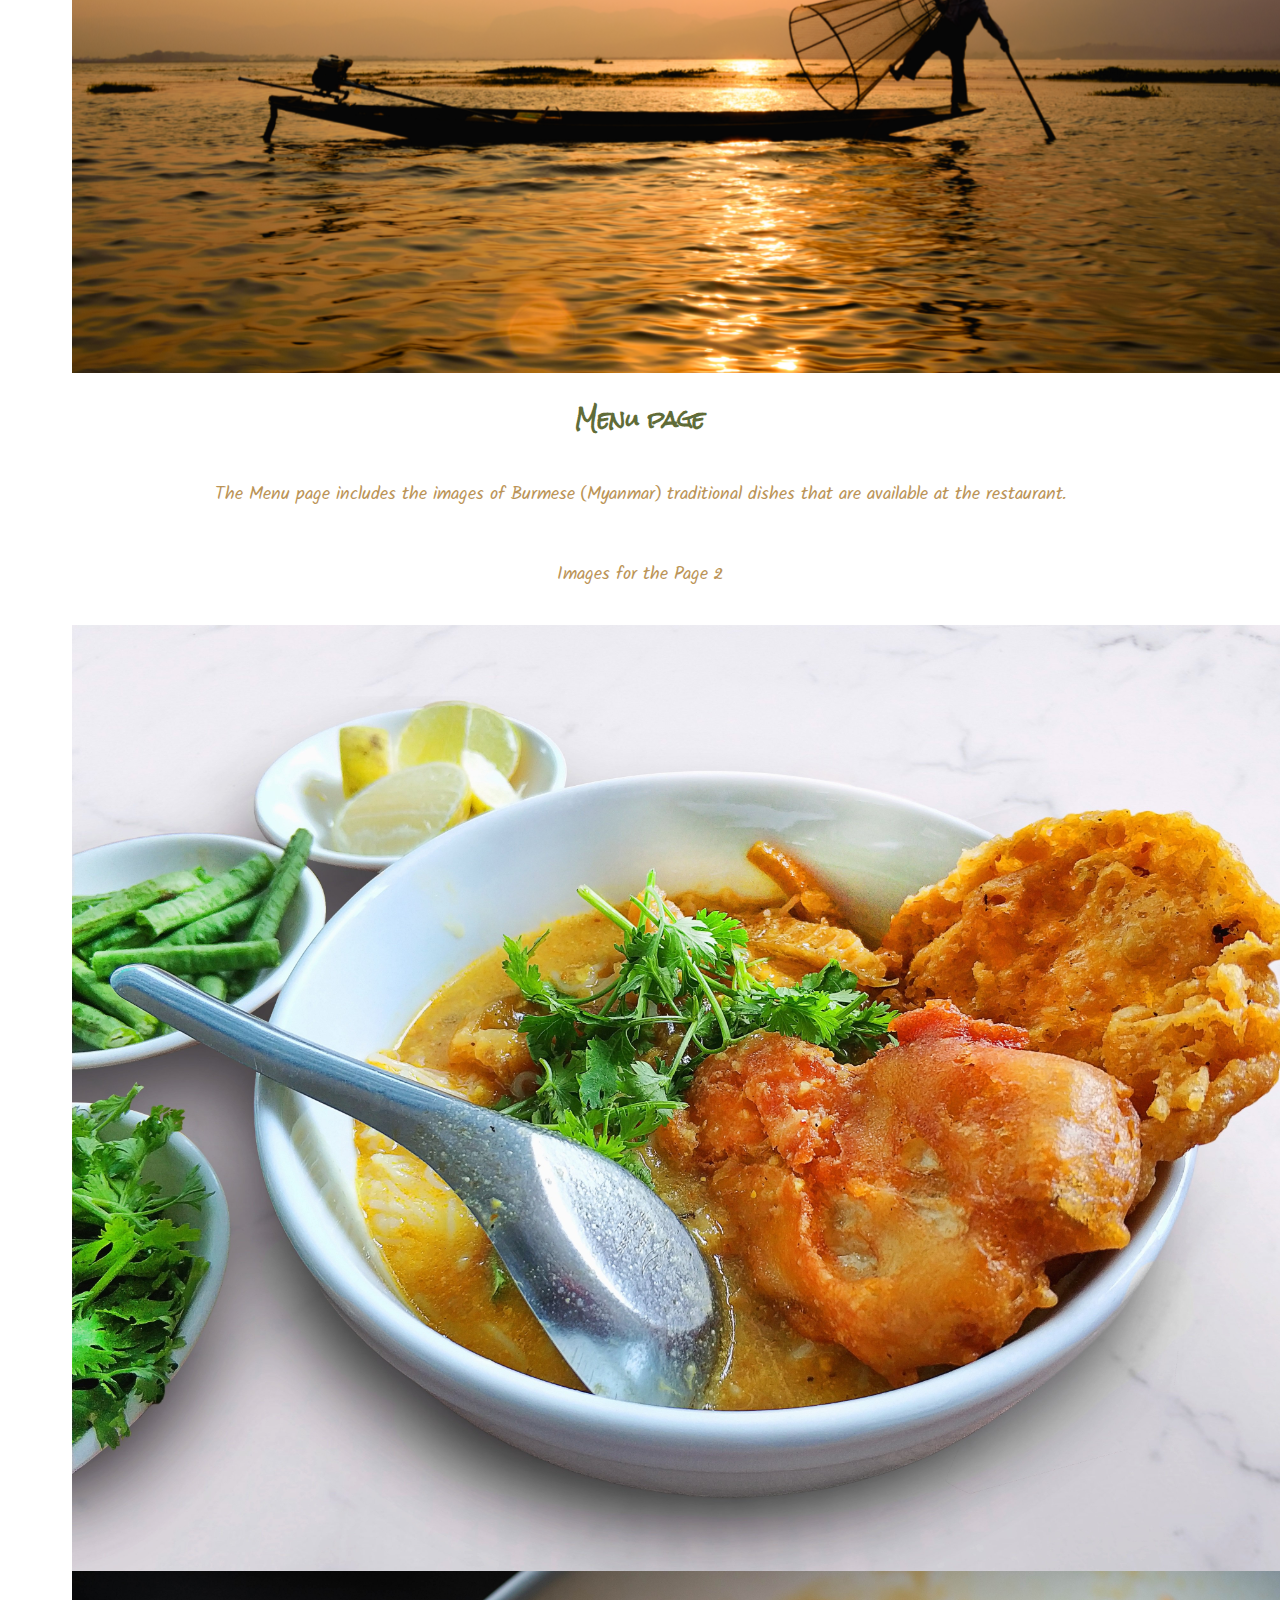
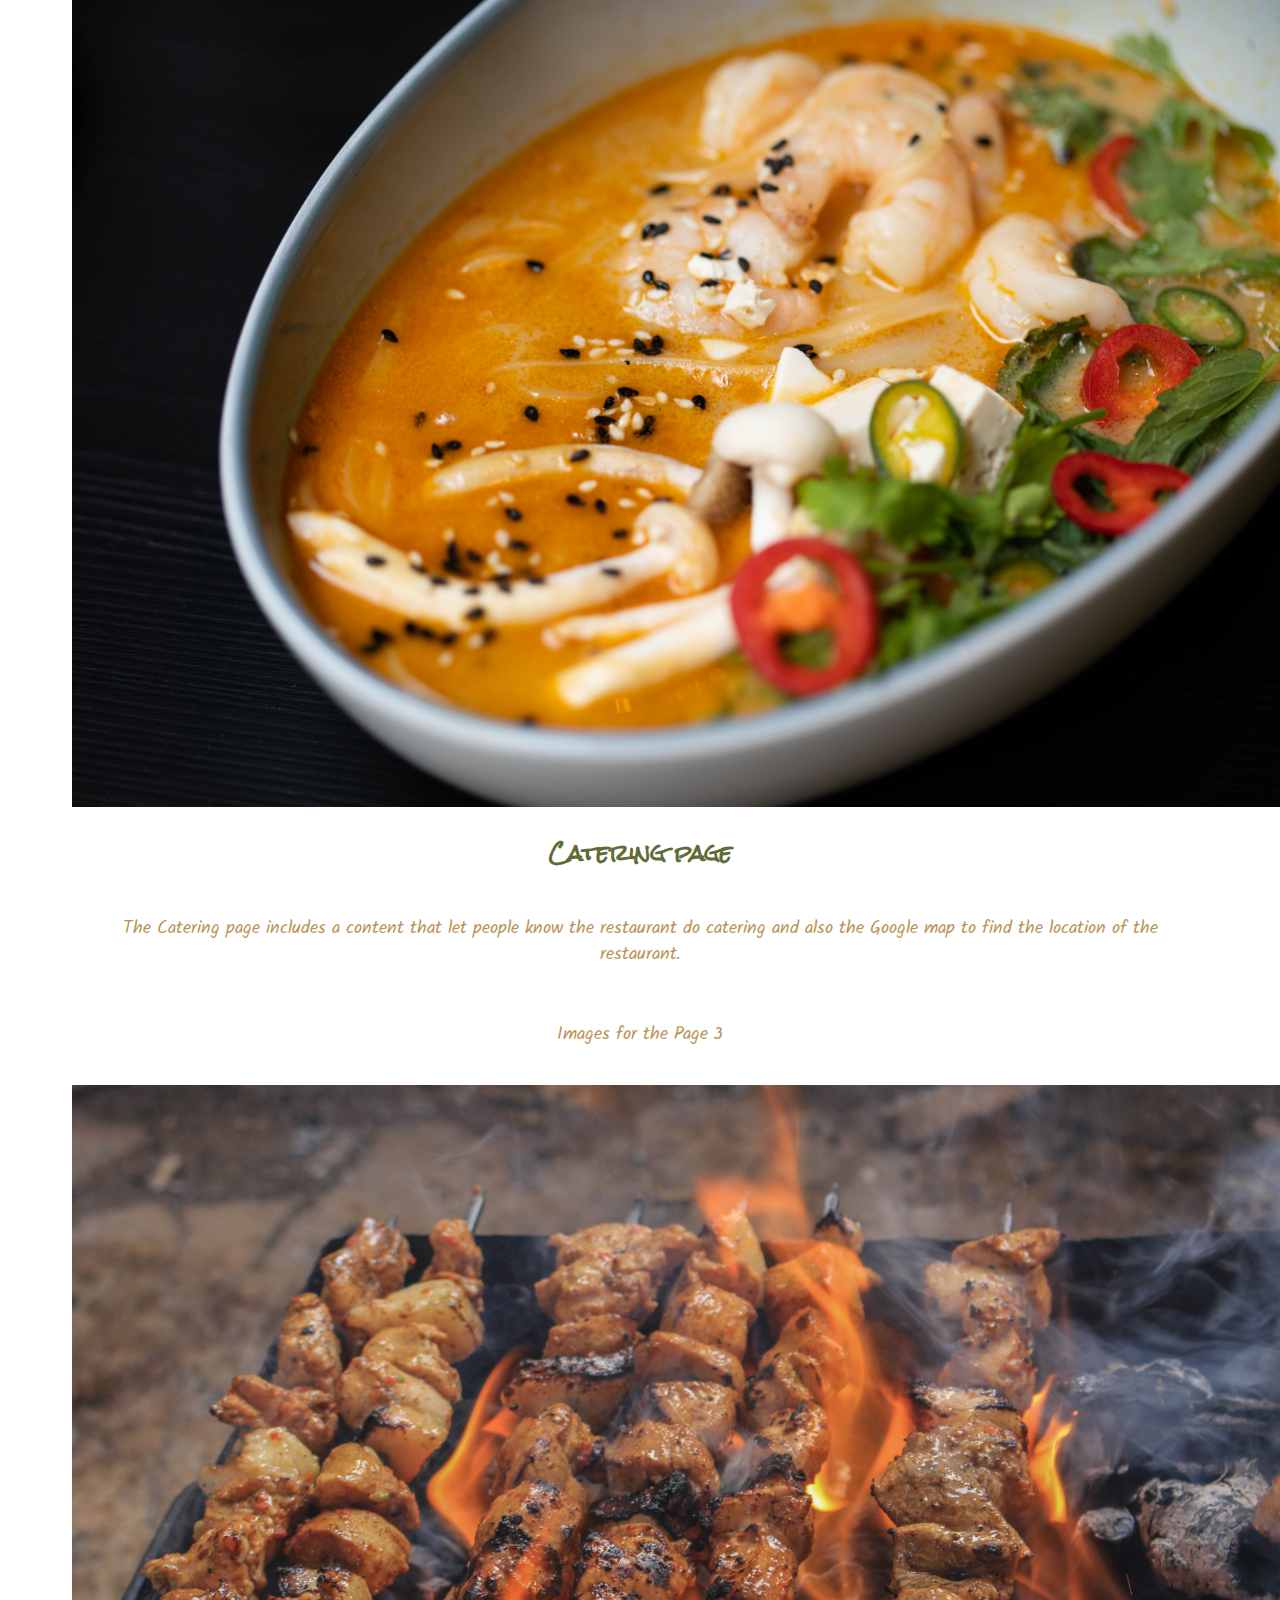
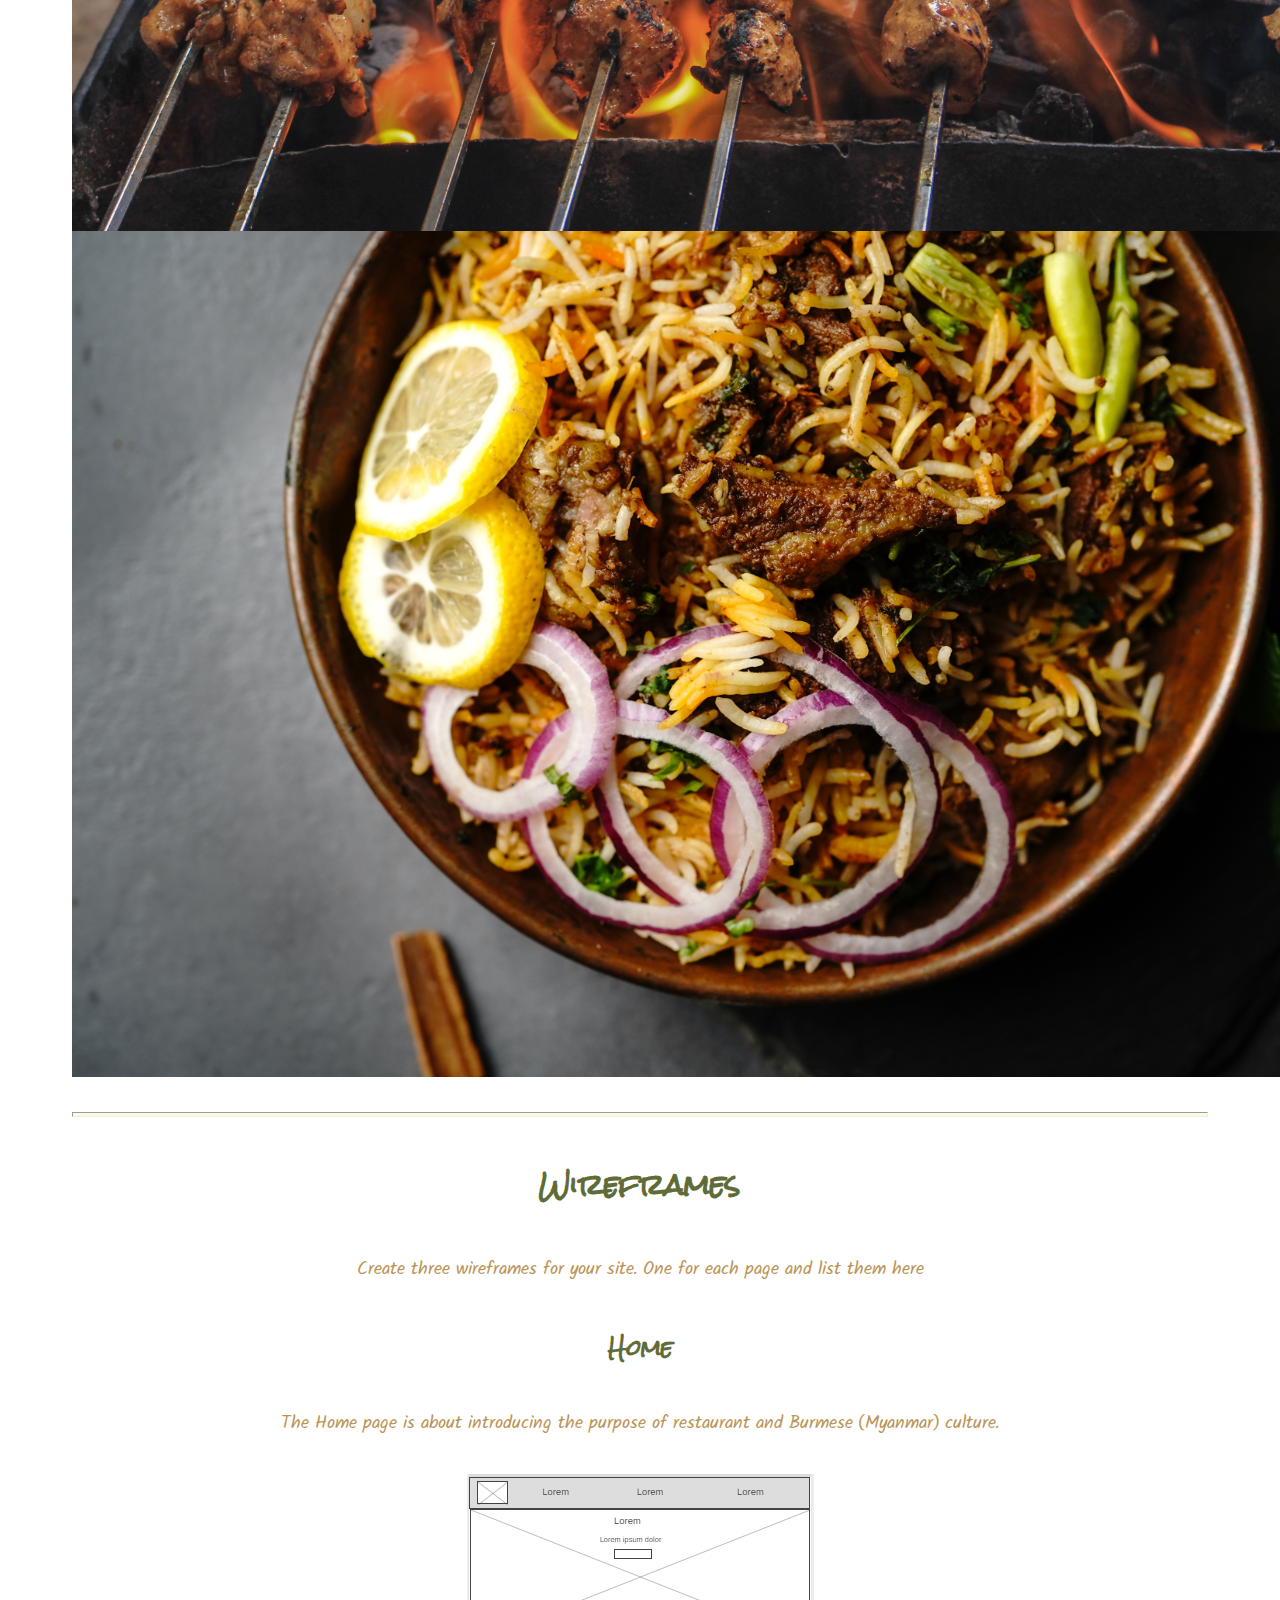
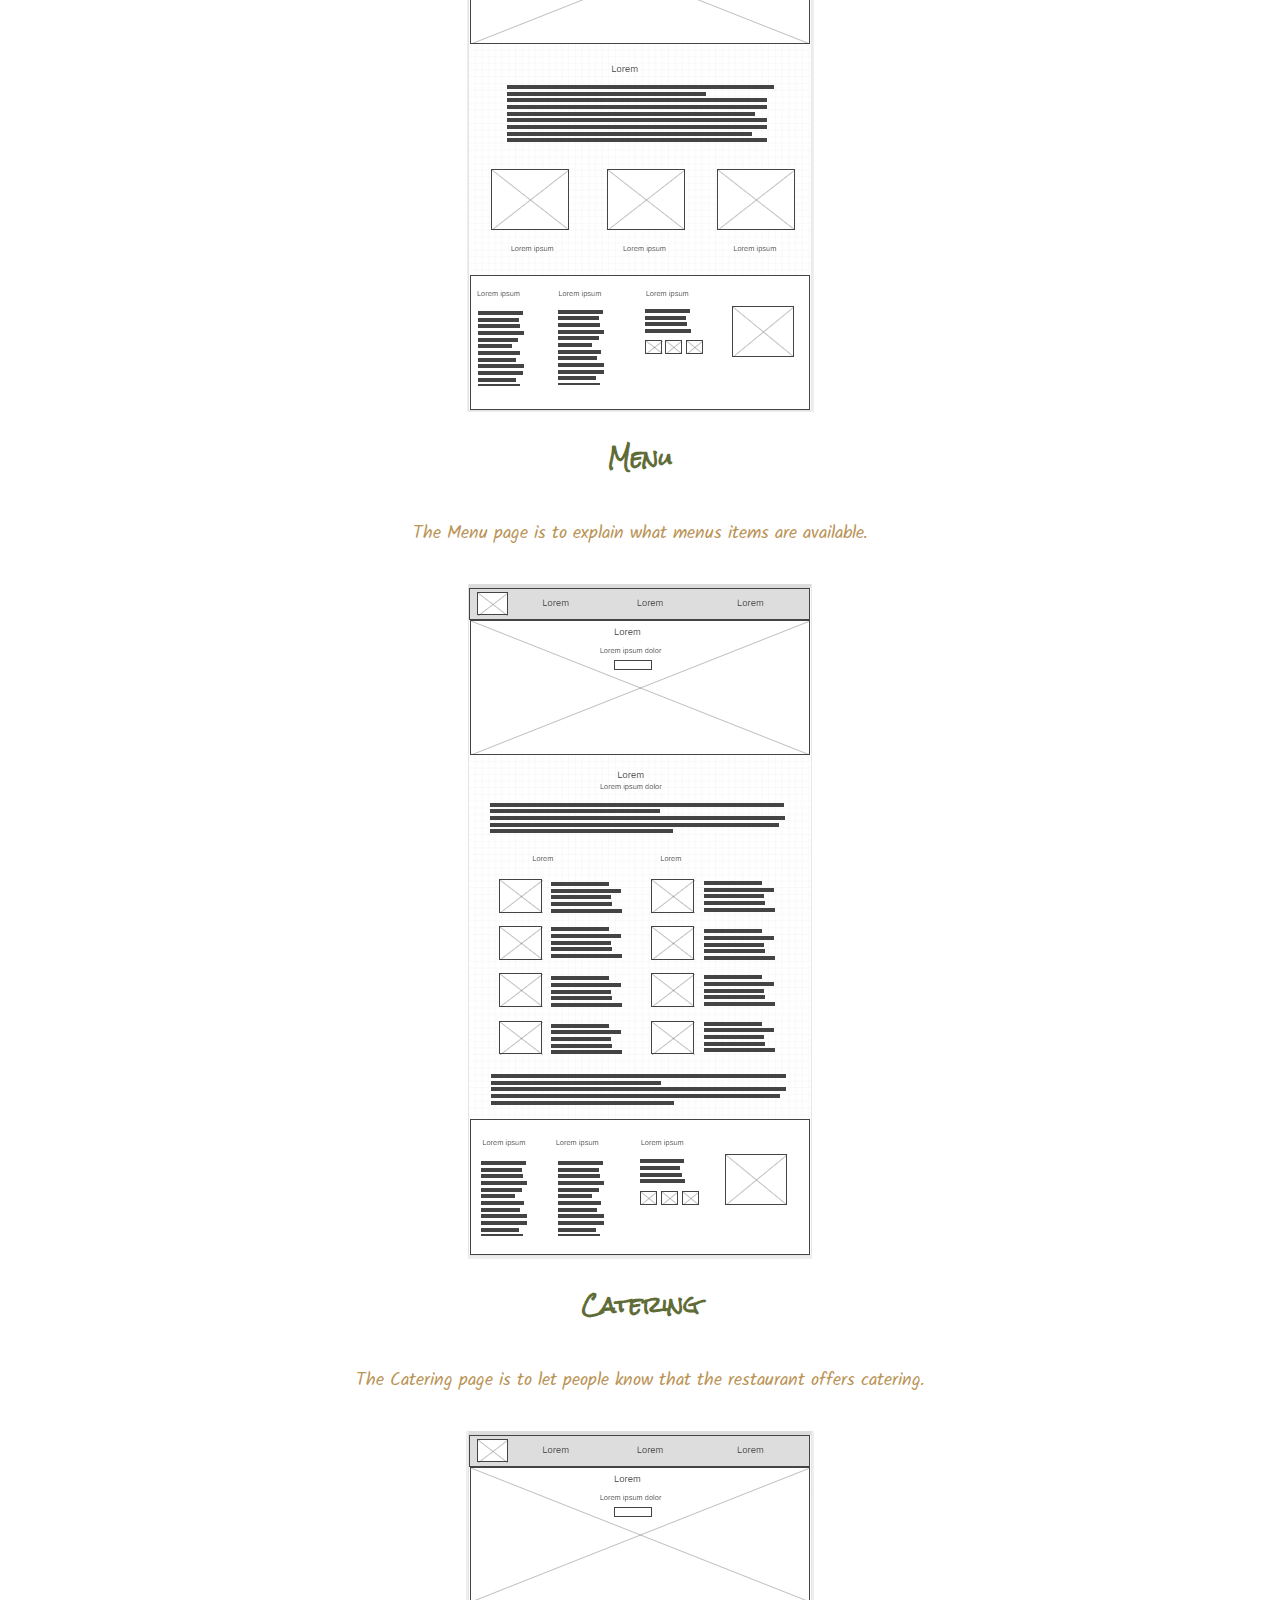
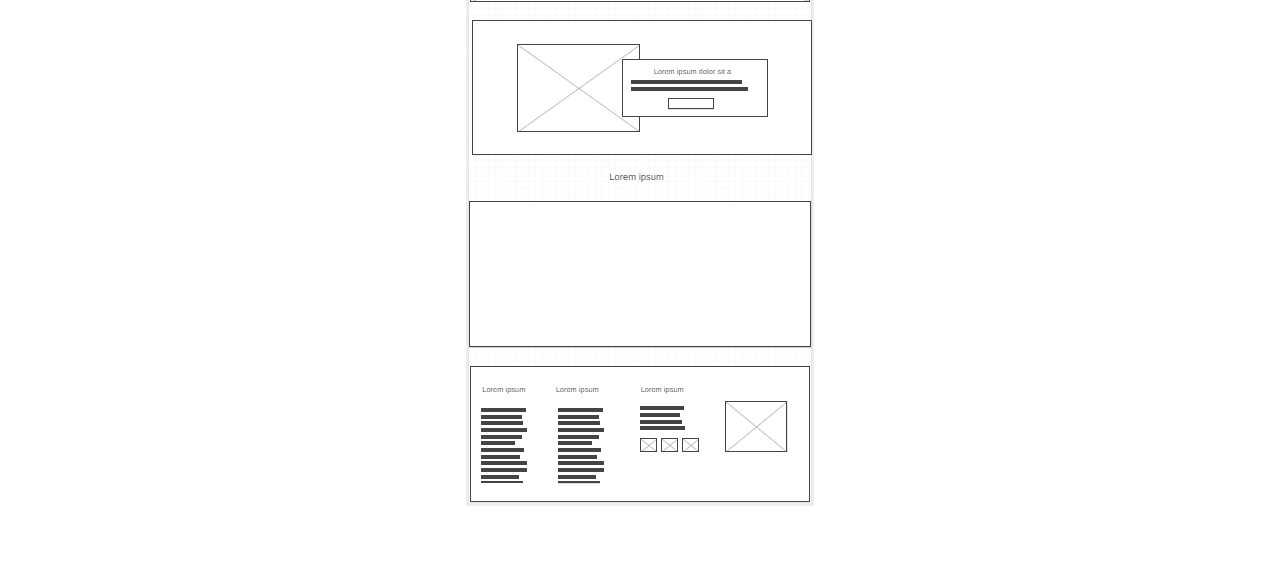
<file: wwr/business-project/site-plan.html>
<!DOCTYPE html>
<html lang="en-us">
    
  <head>
    <meta charset="utf-8">
    <title>Site Plan</title>
    <link type="text/css" rel="stylesheet" href="styles/site-plan.css">
  </head>

  <body>
    <header>
      <h1>Restaurant Site Plan</h1>
      <h2>Su Merrill</h2>
      <h2>WDD 130-19</h2>
      <!-- In the header above, add the name or your site, your name and class number. For example if you are in section 3 you would put WDD 130.03 -->
    </header>
    <main>

      <!-- ------------------------Steps 2-3------------------------------ -->
      <hr>
      <h2>Overview</h2>
      <h3>Purpose</h3>
      <p>Sharing our fresh homemade recipe with Burmese(Myanmar) authentic taste to our customers in best knowledge of customer service.</p>  <!-- change this -->


      <h3>Audience</h3>
      <p>For family and friends who are looking for to try the best authentic Burmese (Myanmar) dishes together.</p>  <!-- change this -->

      <hr>
      <h2>Branding</h2>
      <h3>Website Logo</h3>
      <!-- Replace this with some sort of logo for your site.  A logo can be as simple as the name of your site in a nice font :) -->
      <img src="images/logo.png" alt="Logo image">
      <hr>
      <h2>
        Style Guide
      </h2>

      <!-- ------------------------Steps 4-8------------------------------ -->

      <h3>
        Color Palette
      </h3>
      <!--  The colors you choose for a website are one of the most important decisions you will make. Follow the instructions on the activity in iLearn then return and replace the color codes below with the hex color codes (the 6 digit numbers that show at the bottom of each color) for the colors you have chosen below.  You should have at least 2 colors but do not have to fill in all 4 if you do not need them.  -->

      <!-- Copy and paste the URL to your finished palette below Make sure to paste it into both spots -->
      Palette URL: <a href="https://coolors.co/palette/606c38-fefae0-bb9457-ffffff">https://coolors.co/palette/606c38-fefae0-bb9457-ffffff</a>


      <table class="colors">
        <tr><th>Primary</th><th>Secondary</th><th>Accent 1</th><th>Accent 2</th></tr>
        <!-- Replace the numbers in the boxes below with your hex color codes. Then switch to the site-plan.css file and change your colors there as well. -->
        <tr><td class="primary">606c38</td><td class="secondary">bb9457</td><td class="accent1">fefae0</td><td class="accent2">ffffff</td></tr>
      </table>

      <!-- ------------------------Step 9------------------------------ -->

      <h3>
        Typography
      </h3>
      <!-- Choose a font for your paragraphs (body copy) and headlines. What font(s) have you chosen? Why did you choose what you did?  Make sure to review the list of web safe fonts at W3Schools.org as a starting point.  Think also about which of your colors above you might use for background and font colors. -->

      <h4>
        Heading Font: Rock Salt <!-- change this -->
      </h4>
      <h4>
        Paragraph Font: Solitreo, Helvetica, sans-serif  <!-- change this -->
      </h4>
      <h3>
        Normal paragraph example
      </h3>
      <p>
        Lorem ipsum dolor sit amet, consectetur adipiscing elit, sed do eiusmod tempor incididunt ut labore et dolore magna aliqua. Ut enim ad minim veniam, quis nostrud exercitation ullamco laboris nisi ut aliquip ex ea commodo consequat. Duis aute irure dolor in reprehenderit in voluptate velit esse cillum dolore eu fugiat nulla pariatur. Excepteur sint occaecat cupidatat non proident, sunt in culpa qui officia deserunt mollit anim id est laborum.
      </p>
      <h3>
        Colored paragraph example
      </h3>
      <p class="colored">
        Lorem ipsum dolor sit amet, consectetur adipiscing elit, sed do eiusmod tempor incididunt ut labore et dolore magna aliqua. Ut enim ad minim veniam, quis nostrud exercitation ullamco laboris nisi ut aliquip ex ea commodo consequat. 
      </p>

      <!-- ------------------------Step 10------------------------------ -->

      <h3>
        Navigation
      </h3>
      <!-- Think about how you want your navigation bar to look. In the site-plan.css file change the colors to your colors to get the look you desire. --> 
      <nav>
        <a href="#">Home</a>
        <a href="#">Menu</a>
        <a href="#">Catering</a>
      </nav>
      <hr>
      <h2>
        Site Map
      </h2>
      <div class="sitemap">
        <div class="sm-home">
          Home
        </div>
        <div class="sm-page2">
          Menu <!-- change this -->
        </div>
        <div class="sm-page3">
          Catering  <!-- change this -->
        </div>

        <div class="top">
          &nbsp;
        </div>
        <div class="left">
          &nbsp;
        </div>
        <div class="right">
          &nbsp;
        </div>

      </div>

      <!-- --------Content Section -------------- -->
      <hr>
      <h2>
        Content
      </h2>
      <h3>Home page</h3>
      <p>
        The Home page is the introducion page for the purpose of restaurant and it also includes some images of Burmese (Myanmar) culture. 
      </p>
      <p>Images for the Home page</p>
        <img src="images/pic1.png" alt="image for homepage">
        <img src="images/pic4.png" alt="image for homepage">

      </ul>
      <h3>Menu page</h3>
      <p>
        The Menu page includes the images of Burmese (Myanmar) traditional dishes that are available at the restaurant.
      </p>
      <p>Images for the Page 2</p>
        <img src="images/food1.png" alt="image for page">
        <img src="images/food4.png" alt="image for page">

      </ul>
      <h3>Catering page</h3>
      <p>
        The Catering page includes a content that let people know the restaurant do catering and also the Google map to find the location of the restaurant. 
      </p>
      <p>Images for the Page 3</p>
        <img src="images/food2.png" alt="image for page3">
        <img src="images/food13.png" alt="image for page3">

      </ul>
      <hr>
      <h2>
        Wireframes
      </h2>
      <p>
        Create three wireframes for your site. One for each page and list them here</p>

      <h3>Home</h3>
      <p>         
        The Home page is about introducing the purpose of restaurant and Burmese (Myanmar) culture.
      </p>
      <img src="images/homepg.png" alt="home page wireframe">

      <h3>Menu</h3>
      <p>         
        The Menu page is to explain what menus items are available. 
      </p>
      <img src="images/page2.png" alt="page 2 wireframe">

      <h3>Catering</h3>
      <p>         
        The Catering page is to let people know that the restaurant offers catering. 
      </p>
      <img src="images/page3.png" alt="page 3 wireframe">
    </main>
  </body>

</html>
</file>
<file: wwr/styles/style.css>
@import url('https://fonts.googleapis.com/css2?family=Oswald:wght@300&family=Roboto&family=Rock+Salt&display=swap');
body {
    max-width: 1600px;
    margin: 0 auto;
    padding: 0;
    background-color: #fefae0;
    font-family: Roboto;
    font-size: 22px;
}
header {
    display: grid;
    grid-template-columns: 150px auto;
}
#logo_link {
    padding-top: 5px;
    justify-self: center;
    align-self: center;
}
nav {
    display: flex;
    justify-content: space-around;
}
nav a {
    color: #ffffff;
    text-decoration: none;
    text-align: center;
    padding: 35px;
    font-family: Roboto;
}
nav a:hover {
    color:#ffffff;
}
.home-title {
    text-align: center;
    color: #dda15e;
    font-family: Rock Salt;
    font-size: 2em;
    margin-top: 10px;
}    
.book, .join {
    background-color: #dda15e;
    color: #ffffff;
    text-decoration: none;
    font-size: 18px;
    padding: 15px 30px;
    margin-top: 50px;
    border-radius: 5px;
}
.book:hover, .join.hover  {
    background-color: #bc6c25;
    color: #000000;
}
#hero {
    display: grid;
    grid-template-columns: 1fr 3fr 1fr;
    margin-top: -100px; 
}
#hero-box {
    grid-column: 1/4;
    grid-row: 1/3;
    z-index: -1;
}  
#hero-msg h4 {
    text-align: center;
    color: #ffffff;
}
#hero-msg {
    grid-column: 2/3;
    grid-row: 1/2;
    margin-top: 100px; 
}
#hero-img {
    width: 100%;
}
#background {
    height: 725px;
    background-color: #dda15e;
    margin-top: 200px;
    margin-bottom: 200px;
    grid-column: 1/11;
    grid-row: 4/9;
}
.mountains {
    width: 100%;
    grid-column: 2/7;
    grid-row: 5/8;
    box-shadow: 5px 5px 10px #000000;
}
.card-img {
    width: 100%;
    border: 10px solid #dda15e;
    transition: transform .5s;
    box-shadow: 5px 5px 10px #000000;
}
.card-img:hover {
    opacity: .6;
    transform: scale(1.1);
}
.logo {
    width: 80px;
}
.icon {
    width: 80px;
}
.home-grid {
    display: grid;
    grid-template-columns: 1fr 1fr 1fr 1fr 1fr 1fr 1fr 1fr 1fr 1fr;
}
.rivers-card {
    margin-top: 200px;
    grid-column: 2/4;
    grid-row: 2/3;
}
.camping-card {
    margin-top: 200px;
    grid-column: 5/7;
    grid-row: 2/3;
} 
.rapids-card {
    margin-top: 200px;
    grid-column: 8/10;
    grid-row: 2/3;
}
.msg {
    background-color: #606c38;
    padding: 35px;
    grid-column: 6/10;
    grid-row: 6/7;
    box-shadow: 5px 5px 10px #000000;
}
.msg h2 {
    background-color: #606c38;
    color: #000000;
    font-family: Oswald;
}
.msg p {
    background-color: #606c38;
    color: #000000;
    font-size: .8em;
    line-height: 1.5em;
    padding-bottom: 15px;
}
.button-box {
    text-align: center;
}
main section {
    text-align: center;
}
.main section img {
    box-sizing: border-box;
}
footer  {
    background-color:  #606c38;
    color: #ffffff;
    margin-top: 200px;
    display: flex;
    justify-content: space-around;
    align-items: center;
}
footer a {
    color: #ffffff;
    text-decoration: none;
}
footer a:hover {
    background-color: #606c38;
    color: #000000;
}
footer p {
    font-size: 1.2em; 
}
footer p a:hover {
    text-decoration: underline;
}
@media screen and (max-width: 900px) {
    #hero, .home-grid {
        display: block;
        height: auto;
    }
    nav, footer {
        flex-direction: column;
    }
    nav a {
        display: block;
        padding: 15px;
    }
    #hero {
        margin-top: 0;
    }
    #hero-msg {
        margin-top: 0;
    }
    #hero-msg h4 {
        display: none;
    }
    .home-title {
        font-size: 25px;
        color: #6f7364;
    }
    .rivers-card, .camping-card, .rapids-card { 
        margin: 50px auto;
        width: 60%;
    }
    #background {
        display: none;
    }
    .mountains, .msg {
        width: 80%;
        display: block;
        margin: 0 auto;
    }
    footer {
        margin-top: 25px;
    }
}
</file>
<file: wwr/business-project/styles/style.css>
@import url('https://fonts.googleapis.com/css2?family=Rock+Salt&family=Solitreo&display=swap');
body {
    max-width: 1600px;
    margin: 0 auto;
    padding: 0;
    background-color: #fefae0;
    font-family: Solitreo;
    font-size: 22px;
}
header {
    display: grid;
    grid-template-columns: 150px auto;
}
#logo_link {
    padding-top: 5px;
    justify-self: center;
    align-self: center;
}
nav {
    display: flex;
    justify-content: space-around;
}
nav a {
    color: #000000;
    text-decoration: none;
    text-align: center;
    padding: 35px;
    font-family: Solitreo;
}
nav a:hover {
    color:#000000;
}
.home-title {
    text-align: center;
    color: #000000;
    font-family: Rock Salt;
    font-size: 2em;
    margin-top: 10px;
}    
.order {
    background-color: #bb9457;
    color: #000000;
    text-decoration: none;
    font-size: 18px;
    padding: 15px 30px;
    margin-top: 50px;
    border-radius: 5px;
}
.order:hover {
    background-color: #bb9457;
    color: #000000;
}
#hero {
    display: grid;
    grid-template-columns: 1fr 3fr 1fr;
    margin-top: -100px; 
}
#hero-box {
    grid-column: 1/4;
    grid-row: 1/3;
    z-index: -1;
    margin-bottom: -6%;
}  
#hero-msg h4 {
    text-align: center;
    color: #000000;
    margin-top: -65px;
}
#hero-msg {
    grid-column: 2/3;
    grid-row: 1/2;
    margin-top: 100px; 
}
#hero-img {
    width: 100%;
    height: 83%;
}
.card-img {
    width: 100%;
    height: 50%;
    border: 5px solid #bb9457;
    transition: transform .5s;
    box-shadow: 5px 5px 10px #000000;
}
.card-img:hover {
    opacity: .6;
    transform: scale(1.1);
}
.logo {
    width: 80px;
}
.love-card {
    margin-top: 200px;
    grid-column: 2/4;
    grid-row: 2/3;
}
.products-card {
    margin-top: 200px;
    grid-column: 5/7;
    grid-row: 2/3;
} 
.flavors-card {
    margin-top: 200px;
    grid-column: 8/10;
    grid-row: 2/3;
}
.button-box {
    text-align: center;
}
body h1{
    text-align: center;
    margin-bottom: 100px;
}
body p{
    text-align: center;
    line-height: 50px;
}
main section {
    text-align: center;
}
.home-grid {
    display: grid;
    grid-template-columns: 1fr 1fr 1fr 1fr 1fr 1fr 1fr 1fr 1fr 1fr;
}
.main section img {
    box-sizing: border-box;
}
footer  {
    background-color:  #606c38;
    color: #ffffff;
    padding: 100px 0 30px;
    border-top-left-radius: 125px;
    font-size: 20px;
    line-height: 35px;
    margin-top: 200px;
    display: flex;
    justify-content: space-around;
    align-items: center;
}
footer a {
    color: #ffffff;
    text-decoration: none;
}
footer a:hover {
    background-color: #606c38;
    color: #000000;
}
.information {
    width: 85%;
    margin: auto;
    display: flex;
    flex-wrap: wrap;
    align-items: flex-start;
    justify-content: space-between;
}
.logobottom {
    width: 200px;
    margin-top: 15px;
}
@media screen and (max-width: 900px) {
    #hero, .home-grid {
        display: block;
        height: auto;
    }
    nav, footer {
        flex-direction: column;
    }
    nav a {
        display: block;
        padding: 15px;
    }
    #hero {
        margin-top: 0;
    }
    #hero-msg {
        margin-top: 0;
    }
    #hero-msg h4 {
        display: none;
    }
    .home-title {
        font-size: 25px;
        color: #606c38;
    }
    .love-card, .products-card, .flavors-card { 
        margin: 50px auto;
        width: 60%;
    }
    #background {
        display: none;
    }
    .catering, .msg {
        width: 80%;
        display: block;
        margin: 0 auto;
    }
    footer {
        margin-top: 25px;
    }
}
</file>
<file: wwr/business-project/styles/page2.css>
@import url('https://fonts.googleapis.com/css2?family=Rock+Salt&family=Solitreo&display=swap');
body {
    max-width: 1600px;
    margin: 0 auto;
    padding: 0;
    background-color: #fefae0;
    font-family: Solitreo;
    font-size: 22px;
}
header {
    display: grid;
    grid-template-columns: 150px auto;
}
#logo_link {
    padding-top: 5px;
    justify-self: center;
    align-self: center;
}
nav {
    display: flex;
    justify-content: space-around;
}
nav a {
    color: #000000;
    text-decoration: none;
    text-align: center;
    padding: 35px;
    font-family: Solitreo;
}
nav a:hover {
    color:#000000;
}
.home-title {
    text-align: center;
    color: #000000;
    font-family: Rock Salt;
    font-size: 2em;
    margin-top: 10px;
}    
.order {
    background-color: #bb9457;
    color: #000000;
    text-decoration: none;
    font-size: 18px;
    padding: 15px 30px;
    margin-top: 50px;
    border-radius: 5px;
}
.order:hover {
    background-color: #bb9457;
    color: #000000;
}
#hero {
    display: grid;
    grid-template-columns: 1fr 3fr 1fr;
    margin-top: -100px; 
}
#hero-box {
    grid-column: 1/4;
    grid-row: 1/3;
    z-index: -1;
}  
#hero-msg h4 {
    text-align: center;
    color: #000000;
}
#hero-msg {
    grid-column: 2/3;
    grid-row: 1/2;
    margin-top: 100px; 
}
#hero-img {
    width: 100%;
    height: 100%;
}
.logo {
    width: 80px;
}
.button-box {
    text-align: center;
}
.main {
    width: 1170px;
    margin: 100px auto;
}
.section-title {
    text-align: center;
    margin-bottom: 80px;
}
.section-title h2 {
    text-transform:capitalize;
    font-size: 35px;
    position: relative;
    display: inline-block;
    padding-bottom: 20px;
    margin-bottom: 10px;
    font-family: Solitreo;
}
.section-title h2::before {
    content: '';
    position: absolute;
    width: 60px;
    height: 3px;
    background-color: #606c38;
    bottom: 0;
    left: 50%;
    transform: translateX(-50%);
}
.menus {
    display: flex;
    justify-content: space-between;
    flex-wrap: wrap;
}
.menu-column {
    width: 45%;
}
.menu-column h4 {
    text-transform: capitalize;
    font-size: 24px;
    font-weight: 600;
    margin-bottom: 20px;
    position: relative;
    padding-bottom: 10px;
    text-align: center;
}
.menu-column h4::before {
    content: '';
    position: absolute;
    width: 40px;
    height: 2px;
    background-color: #606c38;
    bottom: 0;
}
.single-menu {
    display: flex;
    align-items: center;
    margin-top: 40px; 
}
.single-menu img {
    border-radius: 50%;
    max-width: 200px;
    border: 1px dahsed #ffffff;
    padding: 3px;
    margin-right: 15px;
}
.single-menu, .menu-content h5 {
    text-transform: capitalize;
    font-size: 22px;
    font-weight: 600;
    border-bottom: 1px dashed #000000;
    padding-bottom: 5px;
    margin-bottom: 10px;
}
.single-menu {
    color: #000000;
    float: right;
    font-weight: 500;
    font-style: italic;
}    
.menu-content h5 span, .section-title p span {
    color: tomato;
    float: right;
    font-weight: 500;
    font-style: italic;
}
.paragraph {
    text-align: center;
    margin-top: 100px;
    line-height: 50px;
}
footer  {
    background-color:  #606c38;
    color: #ffffff;
    padding: 100px 0 30px;
    border-top-left-radius: 125px;
    font-size: 20px;
    line-height: 35px;
    margin-top: 200px;
    display: flex;
    justify-content: space-around;
    align-items: center;
}
footer a {
    color: #ffffff;
    text-decoration: none;
}
footer a:hover {
    background-color: #606c38;
    color: #000000;
}
footer p{
    text-align: center;
    line-height: 50px;
}
.information {
    width: 85%;
    margin: auto;
    display: flex;
    flex-wrap: wrap;
    align-items: flex-start;
    justify-content: space-between;
}
.logobottom {
    width: 200px;
    margin-top: 15px;
}
@media screen and (max-width: 900px) {
    #hero {
        display: block;
        height: auto;
    }
    nav, footer {
        flex-direction: column;
    }
    nav a {
        display: block;
        padding: 15px;
    }
    #hero {
        margin-top: 0;
    }
    #hero-msg {
        margin-top: 0;
    }
    #hero-msg h4 {
        display: none;
    }
    .home-title {
        font-size: 25px;
        color: #606c38;
    }
    .main {
        width: 100%;
    }
    .menu-column {
        width: 100%;
        margin-bottom: 60px;
    }
    .single-menu {
        flex-direction: column;
    }
    .single-menu img {
        margin-bottom: 25px;
    }
    footer {
        margin-top: 25px;
    }
}
</file>
<file: wwr/business-project/styles/page3.css>
@import url('https://fonts.googleapis.com/css2?family=Rock+Salt&family=Solitreo&display=swap');
body {
    max-width: 1600px;
    margin: 0 auto;
    padding: 0;
    background-color: #fefae0;
    font-family: Solitreo;
    font-size: 22px;
}
header {
    display: grid;
    grid-template-columns: 150px auto;
}
#logo_link {
    padding-top: 5px;
    justify-self: center;
    align-self: center;
}
nav {
    display: flex;
    justify-content: space-around;
}
nav a {
    color: #000000;
    text-decoration: none;
    text-align: center;
    padding: 35px;
    font-family: Solitreo;
}
nav a:hover {
    color:#000000;
}
.home-title {
    text-align: center;
    color: #000000;
    font-family: Rock Salt;
    font-size: 2em;
    margin-top: 10px;
}    
.order {
    background-color: #bb9457;
    color: #000000;
    text-decoration: none;
    font-size: 18px;
    padding: 15px 30px;
    margin-top: 50px;
    border-radius: 5px;
}
.order:hover {
    background-color: #bb9457;
    color: #000000;
}
#hero {
    display: grid;
    grid-template-columns: 1fr 3fr 1fr;
    margin-top: -100px; 
}
#hero-box {
    grid-column: 1/4;
    grid-row: 1/3;
    z-index: -1;
    margin-bottom: -250px;
}  
#hero-msg h4 {
    text-align: center;
    color: #000000;
}
#hero-msg {
    grid-column: 2/3;
    grid-row: 1/2;
    margin-top: 100px; 
}
#hero-img {
    width: 100%;
    height: 83%;
}
#background {
    height: 725px;
    background-color: #bb9457;
    margin-top: 200px;
    margin-bottom: 200px;
    grid-column: 1/11;
    grid-row: 4/9;
}
.catering {
    width: 100%;
    grid-column: 2/7;
    grid-row: 5/8;
    box-shadow: 5px 5px 10px #000000;
    float:right;
}
.logo {
    width: 80px;
}
.msg {
    background-color: #606c38;
    padding: 35px;
    grid-column: 6/10;
    grid-row: 6/7;
    box-shadow: 5px 5px 10px #000000;
}
.msg h2 {
    background-color: #606c38;
    color: #000000;
    font-family: Solitreo;
}
.msg p {
    background-color: #606c38;
    color: #000000;
    font-size: .9em;
    line-height: 1.5em;
    padding-bottom: 15px;
    margin-top: -30px;
}
.button-box {
    text-align: center;
}
main section {
    text-align: center;
}
.home-grid {
    display: grid;
    grid-template-columns: 1fr 1fr 1fr 1fr 1fr 1fr 1fr 1fr 1fr 1fr;
    margin-bottom: -200px;
}
.main section img {
    box-sizing: border-box;
}
.container {
    width: 100%;
    height: 100vh;
    display: flex;
    align-items: center;
    justify-content: center;
    flex-direction: column;
    margin-bottom: -100px;
}
h2 {
    color: #000000;
    margin-bottom: 50px;
    font-family: Solitreo;
}
iframe {
    width: 100%;
    height: 700px;
}
footer  {
    background-color:  #606c38;
    color: #ffffff;
    padding: 100px 0 30px;
    border-top-left-radius: 125px;
    font-size: 20px;
    line-height: 35px;
    margin-top: 200px;
    display: flex;
    justify-content: space-around;
    align-items: center;
}
footer a {
    color: #ffffff;
    text-decoration: none;
}
footer a:hover {
    background-color: #606c38;
    color: #000000;
}
footer p{
    text-align: center;
    line-height: 50px;
}
.information {
    width: 85%;
    margin: auto;
    display: flex;
    flex-wrap: wrap;
    align-items: flex-start;
    justify-content: space-between;
}
.logobottom {
    width: 200px;
    margin-top: 15px;
}
@media screen and (max-width: 900px) {
    #hero, .home-grid {
        display: block;
        height: auto;
    }
    nav, footer {
        flex-direction: column;
    }
    nav a {
        display: block;
        padding: 15px;
    }
    #hero {
        margin-top: 0;
    }
    #hero-msg {
        margin-top: 0;
    }
    #hero-msg h4 {
        display: none;
    }
    .home-title {
        font-size: 25px;
        color: #606c38;
    }
    #background {
        display: none;
    }
    .catering, .msg {
        width: 80%;
        display: block;
        margin: 0 auto;
    }
    iframe {
        width: 80%;
    }
    footer {
        margin-top: 25px;
    }
}
</file>
<file: wwr/business-project/styles/site-plan.css>
/* if you are using any Google fonts change the font names below to your fonts. 
Any spaces in your font name should be replaced with a +. 
Fonts are separated by a | */
@import url('https://fonts.googleapis.com/css2?family=Rock+Salt&family=Solitreo&display=swap');

:root {
  /* change the values below to your colors from your palette */
  --primary-color: #606c38;
  --secondary-color: #bb9457;
  --accent1-color: #fefae0;
  --accent2-color: #ffffff;

  /* change the values below to your chosen font(s) */
  --heading-font: "Rock Salt";
  --paragraph-font: Solitreo, Helvetica, sans-serif;

  /* these colors below should be chosen from among your palette colors above */
  --headline-color-on-white: #606c38;  /* headlines on a white background */ 
  --headline-color-on-color: white; /* headlines on a colored background */ 
  --paragraph-color-on-white: #bb9457; /* paragraph text on a white background */ 
  --paragraph-color-on-color: white; /* paragraph text on a colored background */ 
  --paragraph-background-color: #606c38  ;
  --nav-link-color: #ffffff;
  --nav-background-color: #bb9457;
  --nav-hover-link-color: white;
  --nav-hover-background-color: #606c38;
}


/*  Look around below...but DON'T CHANGE ANYTHING! */

body {
  max-width: 1200px;
  margin: 0 auto;
  padding: 4em;
  font-size: 18px;
  text-align: center;
}
img {
  display: block;
  margin: 0 auto;
}
h1, h2, h3, h4, h5, h6 {
  font-family: var(--heading-font);
  color: var(--headline-color-on-white);
}
h2 {
  text-align: center;
}
hr {
  height: 3px;
  margin: 35px 0;
  background: var(--accent1-color);
}
header {
  padding: 1em;
  text-align: center;
  color: var(--headline-color-on-color);
  background-color: var(--paragraph-background-color);
}
header > h1, header > h2 {
  color: var(--headline-color-on-color);
}

p {
  font-family: var(--paragraph-font);
  color: var(--paragraph-color-on-white);
  padding: 1em;
}
.colors {
  width: 100%;
  min-width: 350px;
  margin: 30px auto;
  text-align: center;
}
.colors th {
  background-color: #999;
}
.colors td{
  width: 25%;
  height: 3em;
}

.primary {
  background-color: var(--primary-color);
}
.secondary {
  background-color: var(--secondary-color);
}
.accent1 {
  background-color: var(--accent1-color);
}
.accent2{
  background-color: var(--accent2-color);
}

p.colored {
  background-color: var(--paragraph-background-color);
  color: var(--paragraph-color-on-color);
}

nav {
  background-color: var(--nav-background-color);
  line-height: 3em;
  text-align: center;
  font-size: 1.2em;
}
nav  {
  list-style-type: none;
  display: flex;

}
nav a {
  padding:1em;
  min-width: 120px;
  text-decoration: none;
  padding: 10px;

}
nav a:link, nav a:visited {
  color: var(--nav-link-color);
}
nav a:hover {
  color: var(--nav-hover-link-color);
  background-color: var(--nav-hover-background-color);
}

.sitemap {
  display: grid;
  justify-content: center;

  grid-template-columns: repeat(6, 15%);
  grid-template-rows: 3em 1.5em 1.5em 3em;
  grid-template-areas: ". . home home . ."
    ". . . top . ."
    ". left left right right ."
    "page2 page2 . . page3 page3";
}
.sitemap > div {

  text-align: center;

}
.sm-home {
  grid-area: home;
  background-color: #ccc;
  line-height: 3em;
}
.sm-page2 {
  grid-area: page2;
  background-color: #ccc;
  line-height: 3em;
}
.sm-page3 {
  grid-area: page3;
  background-color: #ccc;
  line-height: 3em;
}

.top {
  grid-area: top;
  border-left: 1px solid;
}

.left {
  grid-area: left;
  border-top: 1px solid;
  border-left: 1px solid;
}

.right {
  grid-area: right;
  border-top: 1px solid;
  border-right: 1px solid;
}
</file>
